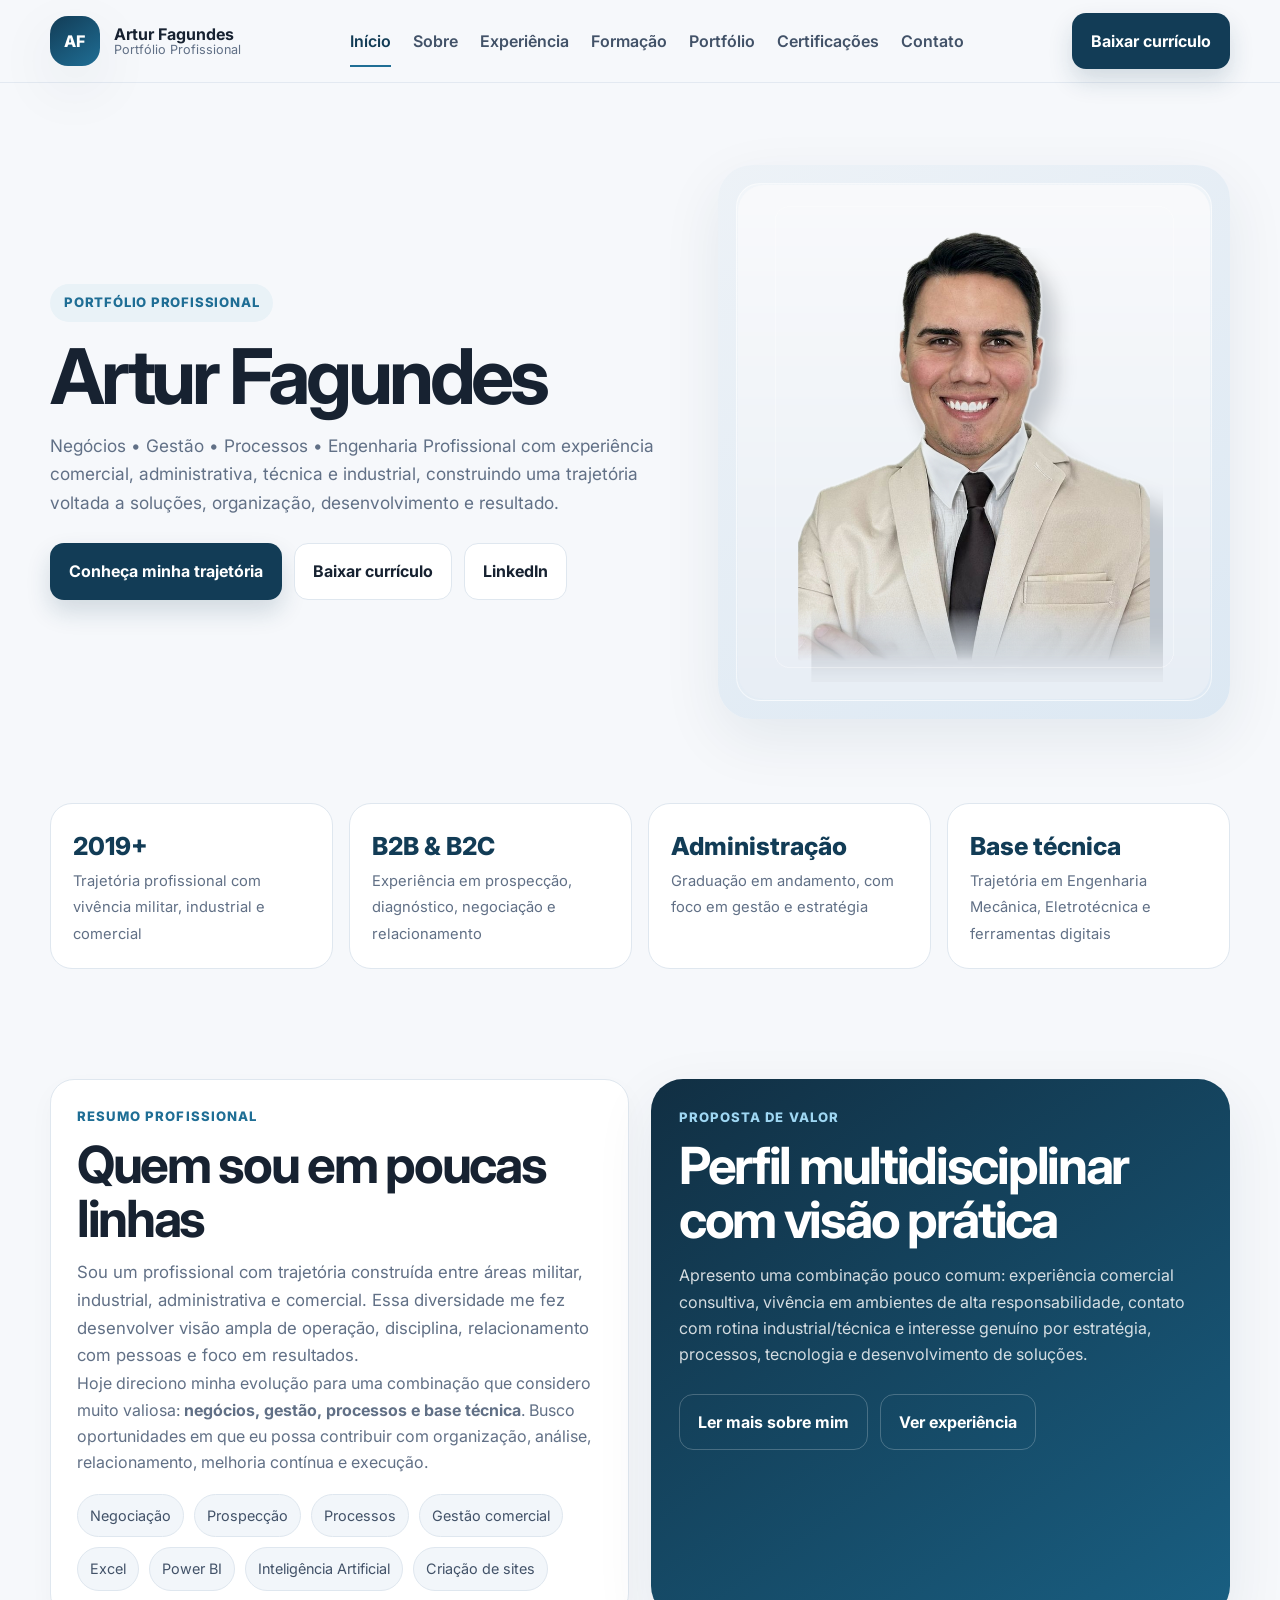
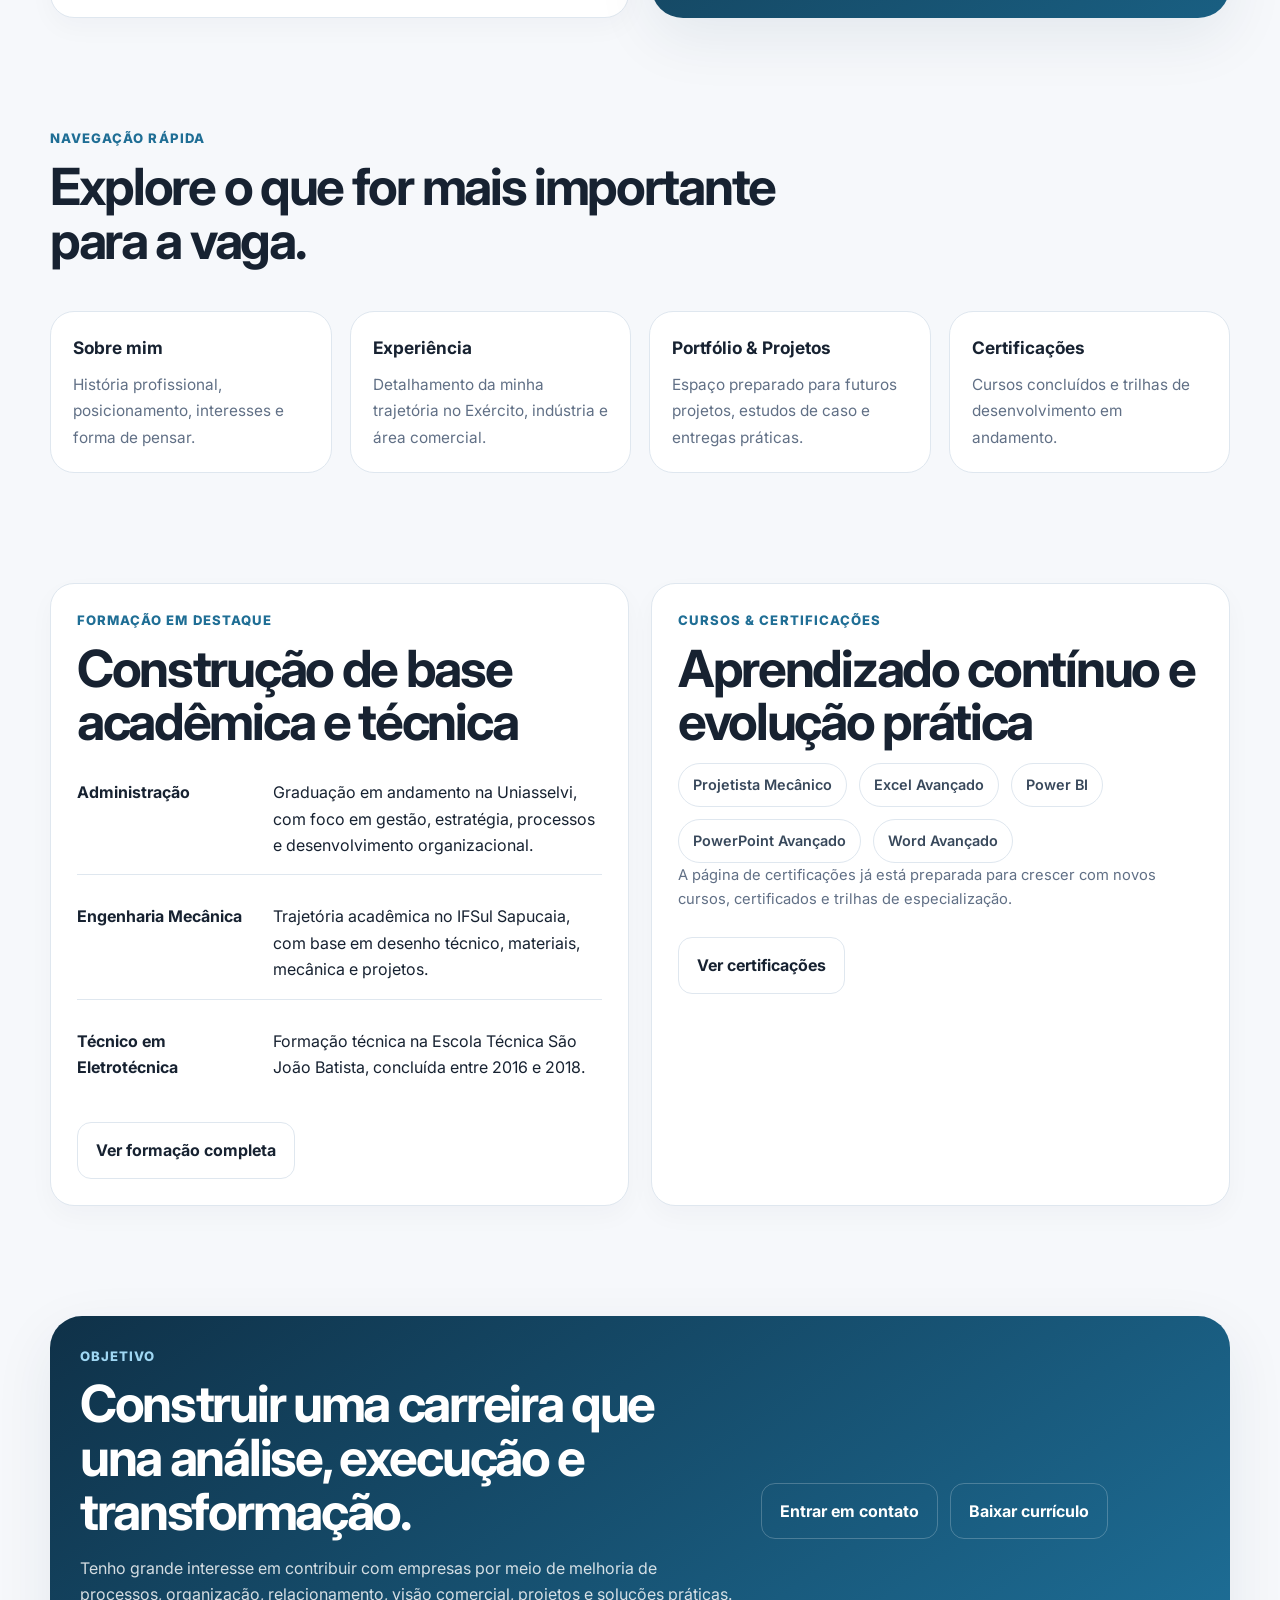
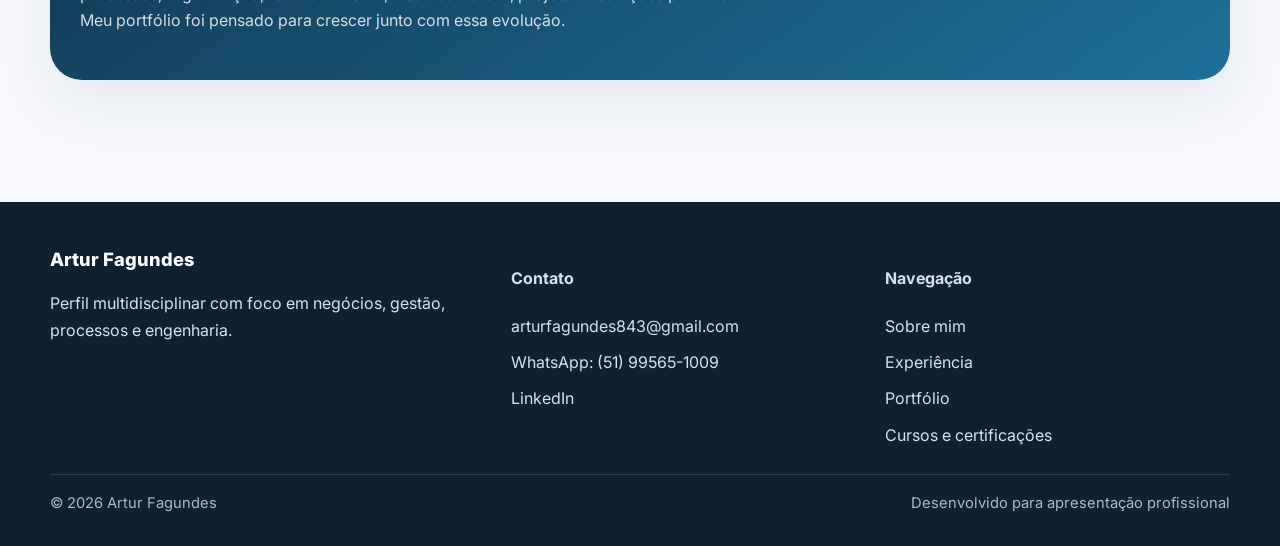
<file: index.html>
<!DOCTYPE html>
<html lang="pt-BR">
<head>
  <meta charset="UTF-8">
  <meta name="viewport" content="width=device-width, initial-scale=1.0">
  <meta name="description" content="Portfólio profissional de Artur Fagundes.">
  <title>Artur Fagundes | Portfólio Profissional</title>
  <link rel="preconnect" href="https://fonts.googleapis.com">
  <link rel="preconnect" href="https://fonts.gstatic.com" crossorigin>
  <link href="https://fonts.googleapis.com/css2?family=Inter:wght@400;500;600;700;800&display=swap" rel="stylesheet">
  <link rel="stylesheet" href="style.css">
</head>
<body>
  
<header class="site-header">
  <div class="container header-inner">
    <a href="index.html" class="brand-mark">
      <span class="brand-initials">AF</span>
      <span class="brand-text">
        <strong>Artur Fagundes</strong>
        <small>Portfólio Profissional</small>
      </span>
    </a>
    <button class="menu-toggle" aria-label="Abrir menu" aria-expanded="false">☰</button>
    <nav class="main-nav">
      <a href="index.html" class="nav-link active">Início</a>
<a href="sobre.html" class="nav-link ">Sobre</a>
<a href="experiencia.html" class="nav-link ">Experiência</a>
<a href="formacao.html" class="nav-link ">Formação</a>
<a href="portfolio.html" class="nav-link ">Portfólio</a>
<a href="certificacoes.html" class="nav-link ">Certificações</a>
<a href="contato.html" class="nav-link ">Contato</a>
    </nav>
    <a href="curriculo-artur-fagundes.pdf" class="btn btn-primary header-cta" target="_blank" download>Baixar currículo</a>
  </div>
</header>

  <main>
    
<section class="page-hero with-image">
  <div class="container hero-grid">
    <div>
      <div class="eyebrow">Portfólio profissional</div>
      <h1>Artur Fagundes</h1>
      <p class="hero-subtitle">Negócios • Gestão • Processos • Engenharia
Profissional com experiência comercial, administrativa, técnica e industrial, construindo uma trajetória voltada a soluções, organização, desenvolvimento e resultado.</p>
      <div class="hero-actions"><a class="btn btn-primary" href="sobre.html">Conheça minha trajetória</a><a class="btn btn-secondary" href="curriculo-artur-fagundes.pdf" target="_blank" download>Baixar currículo</a><a class="btn btn-secondary" href="https://www.linkedin.com/in/artur-fagundes-acelera-saude/" target="_blank">LinkedIn</a></div>
    </div>
    <div class="hero-photo-card"><img src="artur-hero.png" alt="Artur Fagundes em retrato profissional" class="hero-photo"></div>
  </div>
</section>
    
<section>
  <div class="container">
    <div class="stat-grid">
      <div class="stat-card"><span class="stat-value">2019+</span><span class="stat-label">Trajetória profissional com vivência militar, industrial e comercial</span></div>
      <div class="stat-card"><span class="stat-value">B2B & B2C</span><span class="stat-label">Experiência em prospecção, diagnóstico, negociação e relacionamento</span></div>
      <div class="stat-card"><span class="stat-value">Administração</span><span class="stat-label">Graduação em andamento, com foco em gestão e estratégia</span></div>
      <div class="stat-card"><span class="stat-value">Base técnica</span><span class="stat-label">Trajetória em Engenharia Mecânica, Eletrotécnica e ferramentas digitais</span></div>
    </div>
  </div>
</section>

<section>
  <div class="container split-layout">
    <div class="card">
      <div class="section-kicker">Resumo profissional</div>
      <h2>Quem sou em poucas linhas</h2>
      <p class="lead">Sou um profissional com trajetória construída entre áreas militar, industrial, administrativa e comercial. Essa diversidade me fez desenvolver visão ampla de operação, disciplina, relacionamento com pessoas e foco em resultados.</p>
      <p>Hoje direciono minha evolução para uma combinação que considero muito valiosa: <strong>negócios, gestão, processos e base técnica</strong>. Busco oportunidades em que eu possa contribuir com organização, análise, relacionamento, melhoria contínua e execução.</p>
      <div class="chips" style="margin-top:18px">
        <span class="chip">Negociação</span>
        <span class="chip">Prospecção</span>
        <span class="chip">Processos</span>
        <span class="chip">Gestão comercial</span>
        <span class="chip">Excel</span>
        <span class="chip">Power BI</span>
        <span class="chip">Inteligência Artificial</span>
        <span class="chip">Criação de sites</span>
      </div>
    </div>
    <div class="highlight-card">
      <div class="section-kicker" style="color:#9fd7f3">Proposta de valor</div>
      <h2 style="margin-top:10px;color:#fff">Perfil multidisciplinar com visão prática</h2>
      <p>Apresento uma combinação pouco comum: experiência comercial consultiva, vivência em ambientes de alta responsabilidade, contato com rotina industrial/técnica e interesse genuíno por estratégia, processos, tecnologia e desenvolvimento de soluções.</p>
      <div class="hero-actions">
        <a class="btn btn-ghost" href="sobre.html">Ler mais sobre mim</a>
        <a class="btn btn-ghost" href="experiencia.html">Ver experiência</a>
      </div>
    </div>
  </div>
</section>

<section>
  <div class="container">
    <div class="page-title-row section-head">
      <div>
        <div class="section-kicker">Navegação rápida</div>
        <h2>Explore o que for mais importante para a vaga.</h2>
      </div>
    </div>
    <div class="quick-links">
      <a class="quick-link" href="sobre.html"><strong>Sobre mim</strong><span>História profissional, posicionamento, interesses e forma de pensar.</span></a>
      <a class="quick-link" href="experiencia.html"><strong>Experiência</strong><span>Detalhamento da minha trajetória no Exército, indústria e área comercial.</span></a>
      <a class="quick-link" href="portfolio.html"><strong>Portfólio & Projetos</strong><span>Espaço preparado para futuros projetos, estudos de caso e entregas práticas.</span></a>
      <a class="quick-link" href="certificacoes.html"><strong>Certificações</strong><span>Cursos concluídos e trilhas de desenvolvimento em andamento.</span></a>
    </div>
  </div>
</section>

<section>
  <div class="container grid-2">
    <div class="card">
      <div class="section-kicker">Formação em destaque</div>
      <h2>Construção de base acadêmica e técnica</h2>
      <div class="table-like">
        <div class="row"><strong>Administração</strong><div>Graduação em andamento na Uniasselvi, com foco em gestão, estratégia, processos e desenvolvimento organizacional.</div></div>
        <div class="row"><strong>Engenharia Mecânica</strong><div>Trajetória acadêmica no IFSul Sapucaia, com base em desenho técnico, materiais, mecânica e projetos.</div></div>
        <div class="row"><strong>Técnico em Eletrotécnica</strong><div>Formação técnica na Escola Técnica São João Batista, concluída entre 2016 e 2018.</div></div>
      </div>
      <div class="hero-actions"><a class="btn btn-secondary" href="formacao.html">Ver formação completa</a></div>
    </div>
    <div class="card">
      <div class="section-kicker">Cursos & certificações</div>
      <h2>Aprendizado contínuo e evolução prática</h2>
      <div class="badge-list">
        <span class="badge">Projetista Mecânico</span>
        <span class="badge">Excel Avançado</span>
        <span class="badge">Power BI</span>
        <span class="badge">PowerPoint Avançado</span>
        <span class="badge">Word Avançado</span>
      </div>
      <p class="notice">A página de certificações já está preparada para crescer com novos cursos, certificados e trilhas de especialização.</p>
      <div class="hero-actions"><a class="btn btn-secondary" href="certificacoes.html">Ver certificações</a></div>
    </div>
  </div>
</section>

<section>
  <div class="container kpi-banner">
    <div>
      <div class="section-kicker" style="color:#9fd7f3">Objetivo</div>
      <h2 style="color:#fff">Construir uma carreira que una análise, execução e transformação.</h2>
      <p>Tenho grande interesse em contribuir com empresas por meio de melhoria de processos, organização, relacionamento, visão comercial, projetos e soluções práticas. Meu portfólio foi pensado para crescer junto com essa evolução.</p>
    </div>
    <div class="hero-actions" style="justify-content:flex-start">
      <a class="btn btn-ghost" href="contato.html">Entrar em contato</a>
      <a class="btn btn-ghost" href="curriculo-artur-fagundes.pdf" target="_blank" download>Baixar currículo</a>
    </div>
  </div>
</section>

  </main>
  
<footer class="site-footer">
  <div class="container footer-grid">
    <div>
      <div class="footer-brand">Artur Fagundes</div>
      <p>Perfil multidisciplinar com foco em negócios, gestão, processos e engenharia.</p>
    </div>
    <div>
      <h4>Contato</h4>
      <ul class="footer-list">
        <li><a href="mailto:arturfagundes843@gmail.com">arturfagundes843@gmail.com</a></li>
        <li><a href="https://wa.me/5551995651009" target="_blank">WhatsApp: (51) 99565-1009</a></li>
        <li><a href="https://www.linkedin.com/in/artur-fagundes-acelera-saude/" target="_blank">LinkedIn</a></li>
      </ul>
    </div>
    <div>
      <h4>Navegação</h4>
      <ul class="footer-list">
        <li><a href="sobre.html">Sobre mim</a></li>
        <li><a href="experiencia.html">Experiência</a></li>
        <li><a href="portfolio.html">Portfólio</a></li>
        <li><a href="certificacoes.html">Cursos e certificações</a></li>
      </ul>
    </div>
  </div>
  <div class="container footer-bottom">
    <span>© <span id="year"></span> Artur Fagundes</span>
    <span>Desenvolvido para apresentação profissional</span>
  </div>
</footer>

  <script src="main.js"></script>
</body>
</html>
</file>
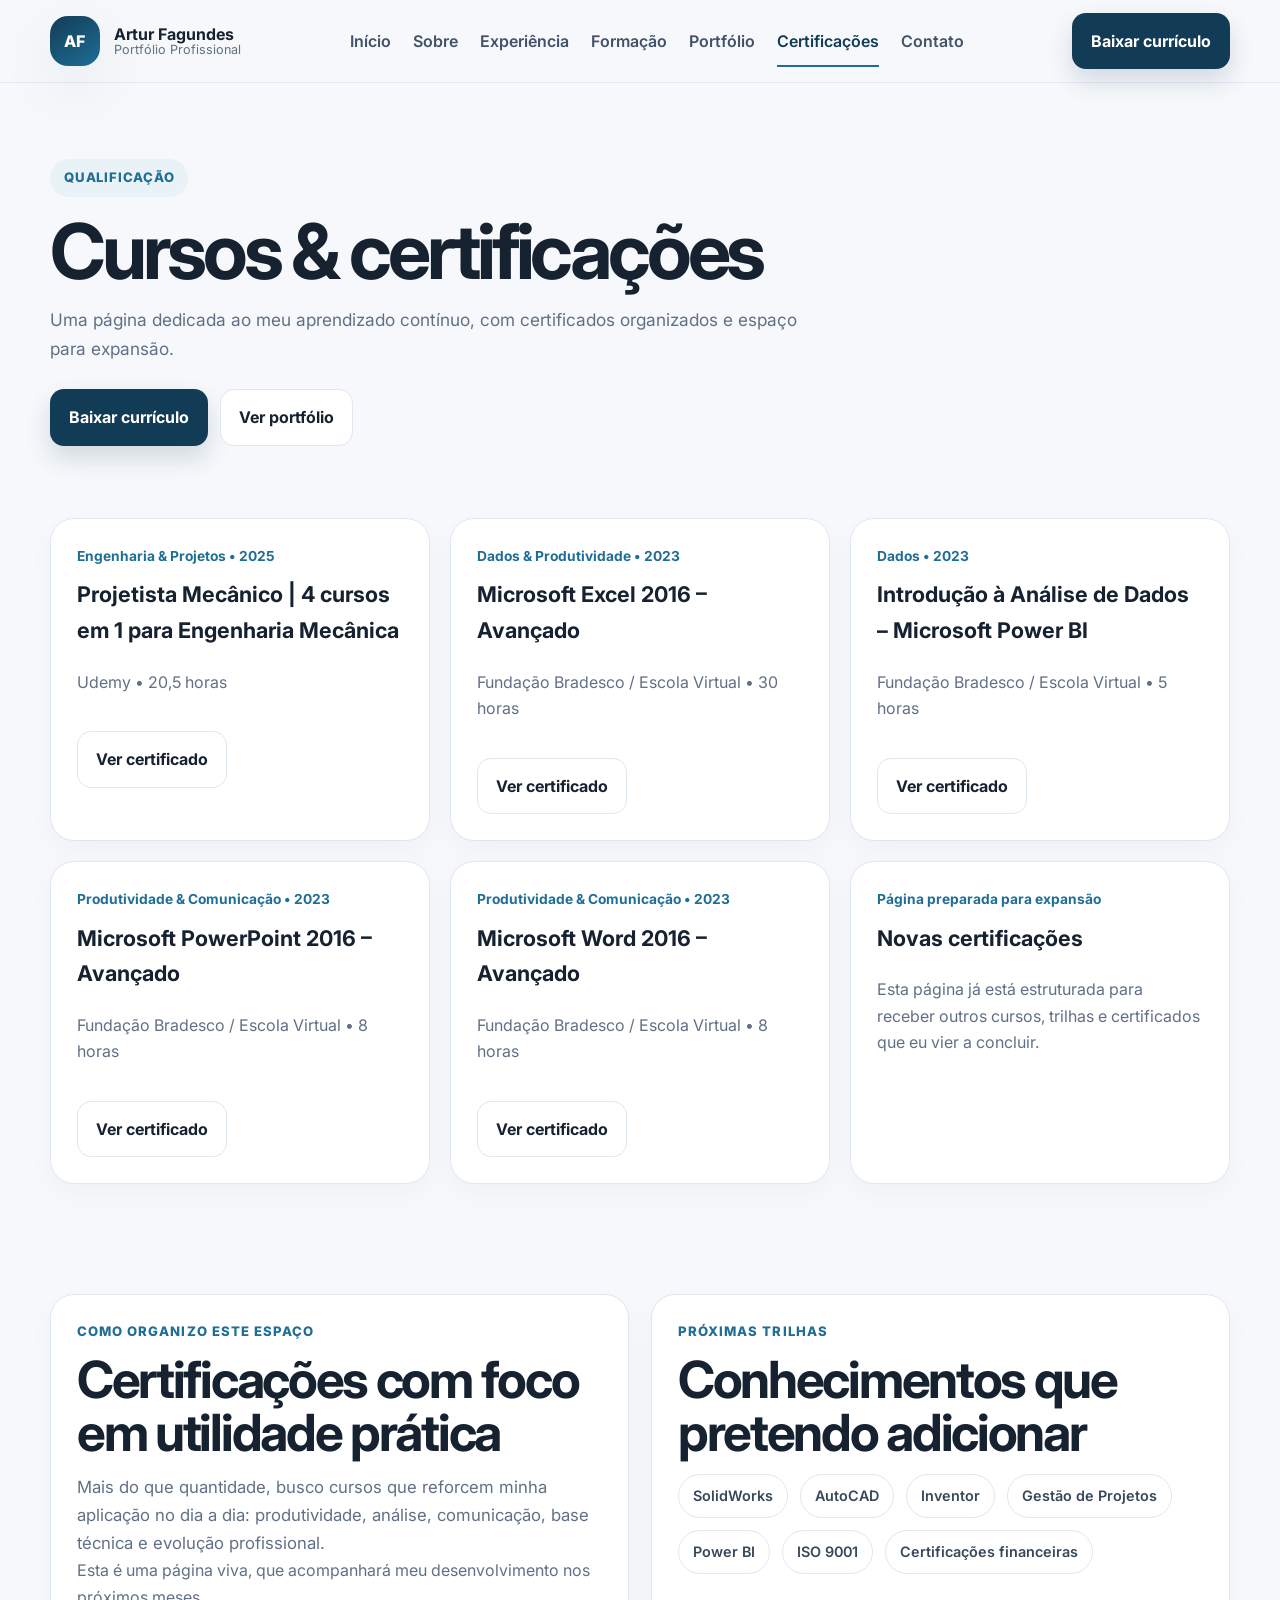
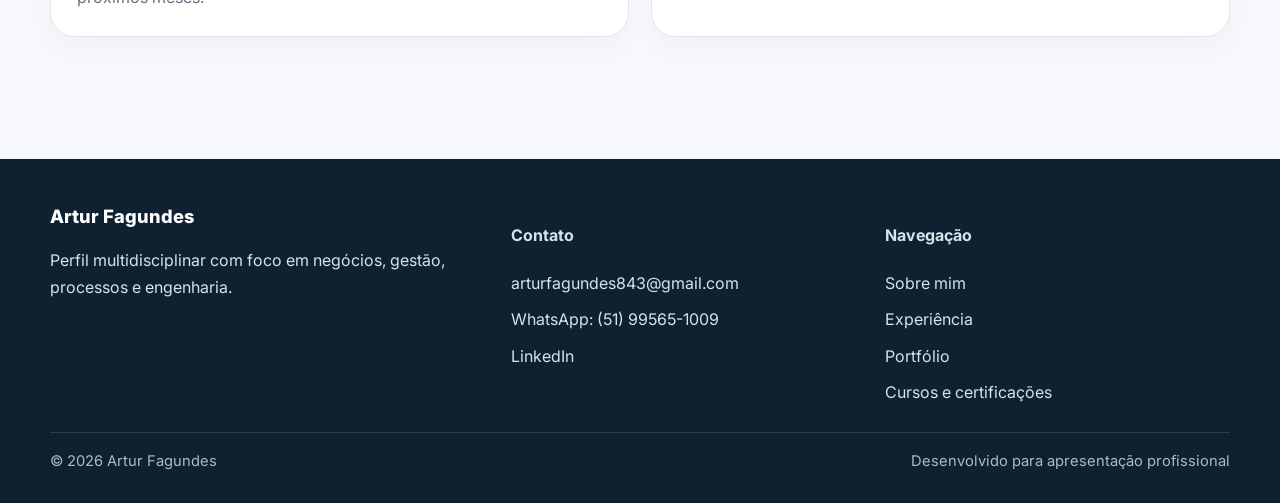
<file: certificacoes.html>
<!DOCTYPE html>
<html lang="pt-BR">
<head>
  <meta charset="UTF-8">
  <meta name="viewport" content="width=device-width, initial-scale=1.0">
  <meta name="description" content="Cursos e certificações de Artur Fagundes.">
  <title>Certificações | Artur Fagundes</title>
  <link rel="preconnect" href="https://fonts.googleapis.com">
  <link rel="preconnect" href="https://fonts.gstatic.com" crossorigin>
  <link href="https://fonts.googleapis.com/css2?family=Inter:wght@400;500;600;700;800&display=swap" rel="stylesheet">
  <link rel="stylesheet" href="style.css">
</head>
<body>
  
<header class="site-header">
  <div class="container header-inner">
    <a href="index.html" class="brand-mark">
      <span class="brand-initials">AF</span>
      <span class="brand-text">
        <strong>Artur Fagundes</strong>
        <small>Portfólio Profissional</small>
      </span>
    </a>
    <button class="menu-toggle" aria-label="Abrir menu" aria-expanded="false">☰</button>
    <nav class="main-nav">
      <a href="index.html" class="nav-link ">Início</a>
<a href="sobre.html" class="nav-link ">Sobre</a>
<a href="experiencia.html" class="nav-link ">Experiência</a>
<a href="formacao.html" class="nav-link ">Formação</a>
<a href="portfolio.html" class="nav-link ">Portfólio</a>
<a href="certificacoes.html" class="nav-link active">Certificações</a>
<a href="contato.html" class="nav-link ">Contato</a>
    </nav>
    <a href="curriculo-artur-fagundes.pdf" class="btn btn-primary header-cta" target="_blank" download>Baixar currículo</a>
  </div>
</header>

  <main>
    
<section class="page-hero ">
  <div class="container ">
    <div>
      <div class="eyebrow">Qualificação</div>
      <h1>Cursos & certificações</h1>
      <p class="hero-subtitle">Uma página dedicada ao meu aprendizado contínuo, com certificados organizados e espaço para expansão.</p>
      <div class="hero-actions"><a class="btn btn-primary" href="curriculo-artur-fagundes.pdf" target="_blank" download>Baixar currículo</a><a class="btn btn-secondary" href="portfolio.html">Ver portfólio</a></div>
    </div>
    
  </div>
</section>
    
<section>
  <div class="container cert-section">
    <div class="grid-3">
      <div class="card cert-card">
        <div class="meta">Engenharia & Projetos • 2025</div>
        <h3>Projetista Mecânico | 4 cursos em 1 para Engenharia Mecânica</h3>
        <p>Udemy • 20,5 horas</p>
        <div class="hero-actions"><a class="btn btn-secondary" href="certificado-projetista-mecanico.pdf" target="_blank">Ver certificado</a></div>
      </div>
      <div class="card cert-card">
        <div class="meta">Dados & Produtividade • 2023</div>
        <h3>Microsoft Excel 2016 – Avançado</h3>
        <p>Fundação Bradesco / Escola Virtual • 30 horas</p>
        <div class="hero-actions"><a class="btn btn-secondary" href="certificado-excel-avancado.pdf" target="_blank">Ver certificado</a></div>
      </div>
      <div class="card cert-card">
        <div class="meta">Dados • 2023</div>
        <h3>Introdução à Análise de Dados – Microsoft Power BI</h3>
        <p>Fundação Bradesco / Escola Virtual • 5 horas</p>
        <div class="hero-actions"><a class="btn btn-secondary" href="certificado-power-bi.pdf" target="_blank">Ver certificado</a></div>
      </div>
      <div class="card cert-card">
        <div class="meta">Produtividade & Comunicação • 2023</div>
        <h3>Microsoft PowerPoint 2016 – Avançado</h3>
        <p>Fundação Bradesco / Escola Virtual • 8 horas</p>
        <div class="hero-actions"><a class="btn btn-secondary" href="certificado-powerpoint-avancado.pdf" target="_blank">Ver certificado</a></div>
      </div>
      <div class="card cert-card">
        <div class="meta">Produtividade & Comunicação • 2023</div>
        <h3>Microsoft Word 2016 – Avançado</h3>
        <p>Fundação Bradesco / Escola Virtual • 8 horas</p>
        <div class="hero-actions"><a class="btn btn-secondary" href="certificado-word-avancado.pdf" target="_blank">Ver certificado</a></div>
      </div>
      <div class="card cert-card">
        <div class="meta">Página preparada para expansão</div>
        <h3>Novas certificações</h3>
        <p>Esta página já está estruturada para receber outros cursos, trilhas e certificados que eu vier a concluir.</p>
      </div>
    </div>
  </div>
</section>

<section>
  <div class="container split-layout">
    <div class="card">
      <div class="section-kicker">Como organizo este espaço</div>
      <h2>Certificações com foco em utilidade prática</h2>
      <p class="lead">Mais do que quantidade, busco cursos que reforcem minha aplicação no dia a dia: produtividade, análise, comunicação, base técnica e evolução profissional.</p>
      <p>Esta é uma página viva, que acompanhará meu desenvolvimento nos próximos meses.</p>
    </div>
    <div class="card">
      <div class="section-kicker">Próximas trilhas</div>
      <h2>Conhecimentos que pretendo adicionar</h2>
      <div class="badge-list">
        <span class="badge">SolidWorks</span>
        <span class="badge">AutoCAD</span>
        <span class="badge">Inventor</span>
        <span class="badge">Gestão de Projetos</span>
        <span class="badge">Power BI</span>
        <span class="badge">ISO 9001</span>
        <span class="badge">Certificações financeiras</span>
      </div>
    </div>
  </div>
</section>

  </main>
  
<footer class="site-footer">
  <div class="container footer-grid">
    <div>
      <div class="footer-brand">Artur Fagundes</div>
      <p>Perfil multidisciplinar com foco em negócios, gestão, processos e engenharia.</p>
    </div>
    <div>
      <h4>Contato</h4>
      <ul class="footer-list">
        <li><a href="mailto:arturfagundes843@gmail.com">arturfagundes843@gmail.com</a></li>
        <li><a href="https://wa.me/5551995651009" target="_blank">WhatsApp: (51) 99565-1009</a></li>
        <li><a href="https://www.linkedin.com/in/artur-fagundes-acelera-saude/" target="_blank">LinkedIn</a></li>
      </ul>
    </div>
    <div>
      <h4>Navegação</h4>
      <ul class="footer-list">
        <li><a href="sobre.html">Sobre mim</a></li>
        <li><a href="experiencia.html">Experiência</a></li>
        <li><a href="portfolio.html">Portfólio</a></li>
        <li><a href="certificacoes.html">Cursos e certificações</a></li>
      </ul>
    </div>
  </div>
  <div class="container footer-bottom">
    <span>© <span id="year"></span> Artur Fagundes</span>
    <span>Desenvolvido para apresentação profissional</span>
  </div>
</footer>

  <script src="main.js"></script>
</body>
</html>
</file>
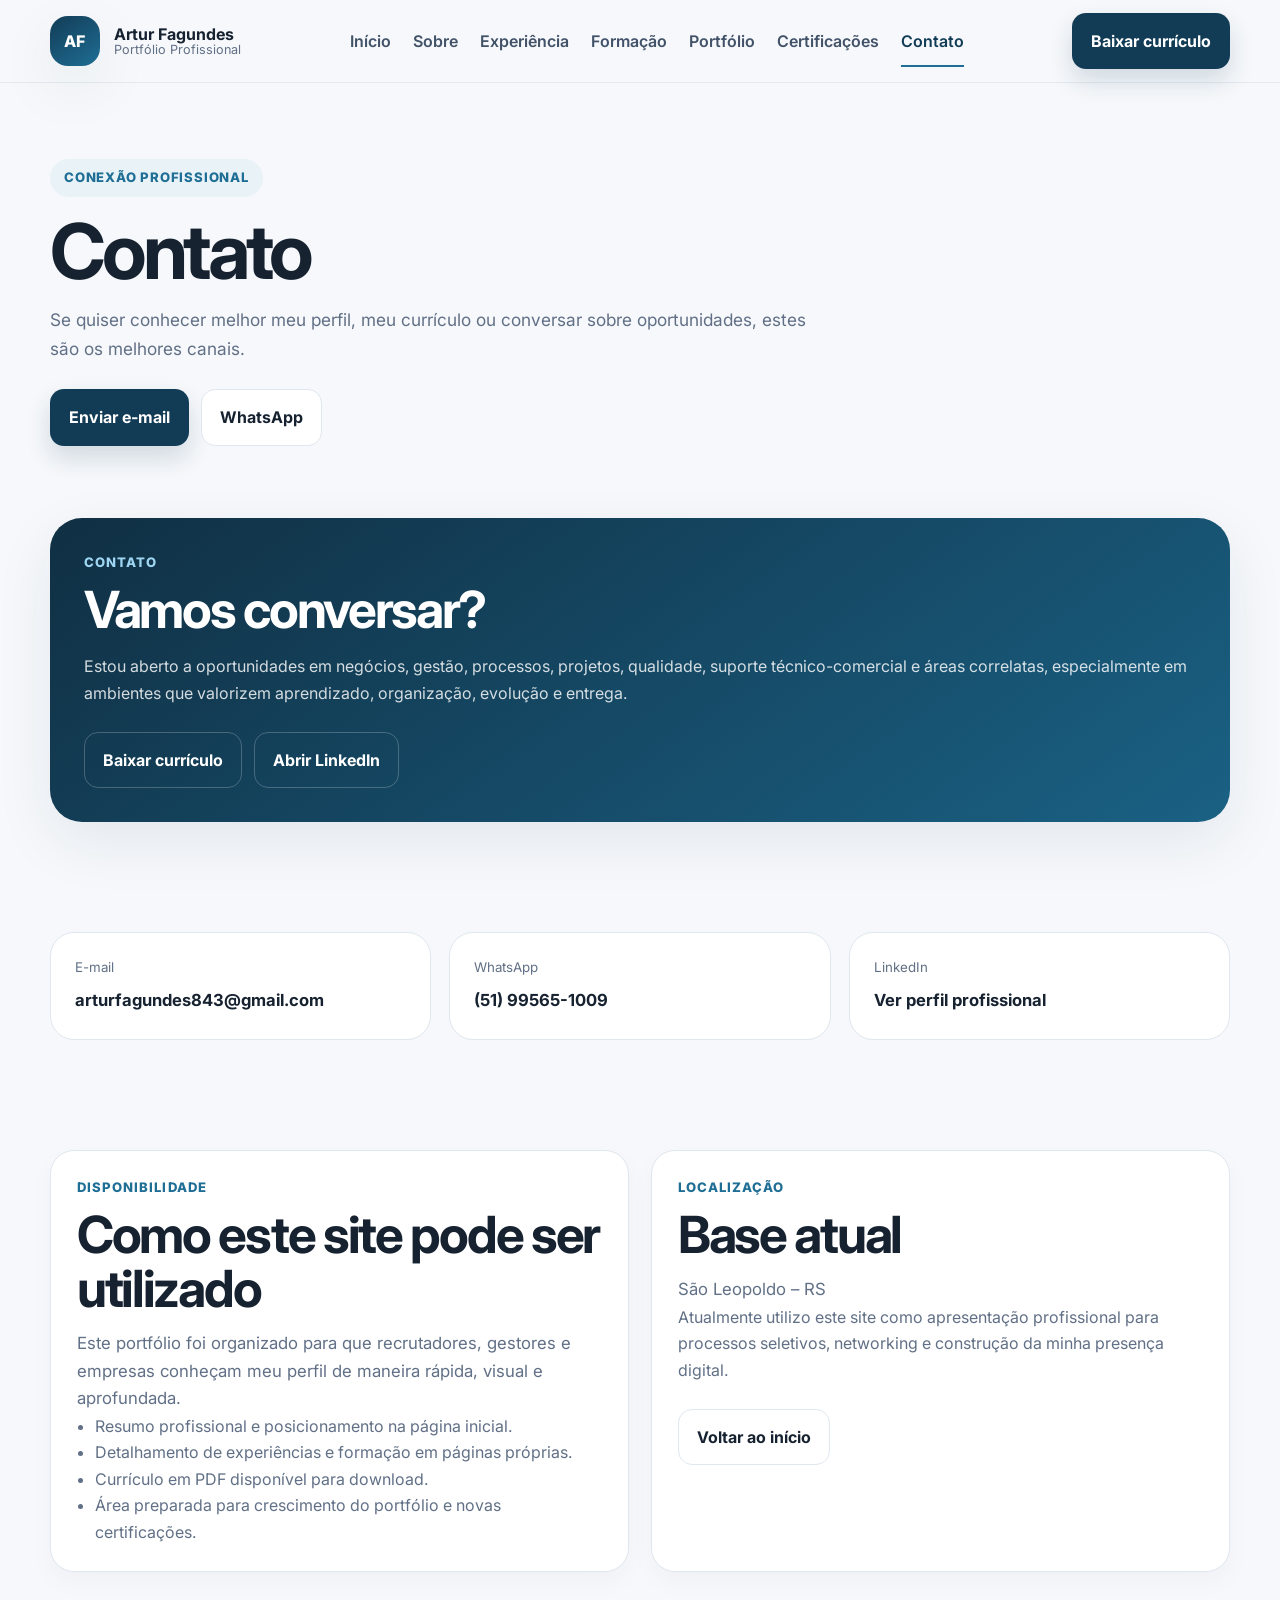
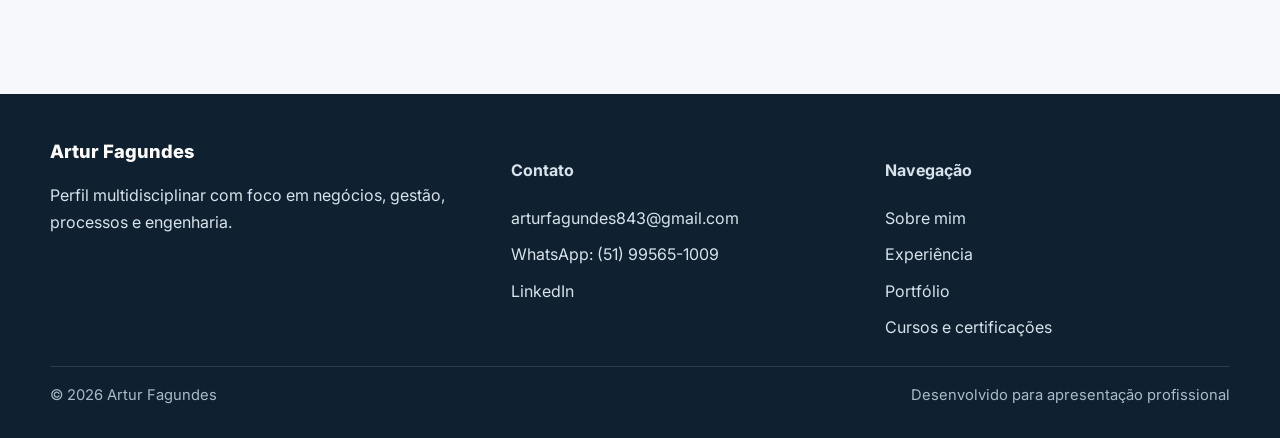
<file: contato.html>
<!DOCTYPE html>
<html lang="pt-BR">
<head>
  <meta charset="UTF-8">
  <meta name="viewport" content="width=device-width, initial-scale=1.0">
  <meta name="description" content="Entre em contato com Artur Fagundes.">
  <title>Contato | Artur Fagundes</title>
  <link rel="preconnect" href="https://fonts.googleapis.com">
  <link rel="preconnect" href="https://fonts.gstatic.com" crossorigin>
  <link href="https://fonts.googleapis.com/css2?family=Inter:wght@400;500;600;700;800&display=swap" rel="stylesheet">
  <link rel="stylesheet" href="style.css">
</head>
<body>
  
<header class="site-header">
  <div class="container header-inner">
    <a href="index.html" class="brand-mark">
      <span class="brand-initials">AF</span>
      <span class="brand-text">
        <strong>Artur Fagundes</strong>
        <small>Portfólio Profissional</small>
      </span>
    </a>
    <button class="menu-toggle" aria-label="Abrir menu" aria-expanded="false">☰</button>
    <nav class="main-nav">
      <a href="index.html" class="nav-link ">Início</a>
<a href="sobre.html" class="nav-link ">Sobre</a>
<a href="experiencia.html" class="nav-link ">Experiência</a>
<a href="formacao.html" class="nav-link ">Formação</a>
<a href="portfolio.html" class="nav-link ">Portfólio</a>
<a href="certificacoes.html" class="nav-link ">Certificações</a>
<a href="contato.html" class="nav-link active">Contato</a>
    </nav>
    <a href="curriculo-artur-fagundes.pdf" class="btn btn-primary header-cta" target="_blank" download>Baixar currículo</a>
  </div>
</header>

  <main>
    
<section class="page-hero ">
  <div class="container ">
    <div>
      <div class="eyebrow">Conexão profissional</div>
      <h1>Contato</h1>
      <p class="hero-subtitle">Se quiser conhecer melhor meu perfil, meu currículo ou conversar sobre oportunidades, estes são os melhores canais.</p>
      <div class="hero-actions"><a class="btn btn-primary" href="mailto:arturfagundes843@gmail.com">Enviar e-mail</a><a class="btn btn-secondary" href="https://wa.me/5551995651009" target="_blank">WhatsApp</a></div>
    </div>
    
  </div>
</section>
    
<section>
  <div class="container contact-banner">
    <div class="section-kicker" style="color:#9fd7f3">Contato</div>
    <h2 style="color:#fff">Vamos conversar?</h2>
    <p>Estou aberto a oportunidades em negócios, gestão, processos, projetos, qualidade, suporte técnico-comercial e áreas correlatas, especialmente em ambientes que valorizem aprendizado, organização, evolução e entrega.</p>
    <div class="hero-actions">
      <a class="btn btn-ghost" href="curriculo-artur-fagundes.pdf" target="_blank" download>Baixar currículo</a>
      <a class="btn btn-ghost" href="https://www.linkedin.com/in/artur-fagundes-acelera-saude/" target="_blank">Abrir LinkedIn</a>
    </div>
  </div>
</section>

<section>
  <div class="container contact-grid">
    <a class="contact-card" href="mailto:arturfagundes843@gmail.com">
      <small>E-mail</small>
      <strong>arturfagundes843@gmail.com</strong>
    </a>
    <a class="contact-card" href="https://wa.me/5551995651009" target="_blank">
      <small>WhatsApp</small>
      <strong>(51) 99565-1009</strong>
    </a>
    <a class="contact-card" href="https://www.linkedin.com/in/artur-fagundes-acelera-saude/" target="_blank">
      <small>LinkedIn</small>
      <strong>Ver perfil profissional</strong>
    </a>
  </div>
</section>

<section>
  <div class="container split-layout">
    <div class="card">
      <div class="section-kicker">Disponibilidade</div>
      <h2>Como este site pode ser utilizado</h2>
      <p class="lead">Este portfólio foi organizado para que recrutadores, gestores e empresas conheçam meu perfil de maneira rápida, visual e aprofundada.</p>
      <ul class="list-clean">
        <li>Resumo profissional e posicionamento na página inicial.</li>
        <li>Detalhamento de experiências e formação em páginas próprias.</li>
        <li>Currículo em PDF disponível para download.</li>
        <li>Área preparada para crescimento do portfólio e novas certificações.</li>
      </ul>
    </div>
    <div class="card">
      <div class="section-kicker">Localização</div>
      <h2>Base atual</h2>
      <p class="lead">São Leopoldo – RS</p>
      <p>Atualmente utilizo este site como apresentação profissional para processos seletivos, networking e construção da minha presença digital.</p>
      <div class="hero-actions">
        <a class="btn btn-secondary" href="index.html">Voltar ao início</a>
      </div>
    </div>
  </div>
</section>

  </main>
  
<footer class="site-footer">
  <div class="container footer-grid">
    <div>
      <div class="footer-brand">Artur Fagundes</div>
      <p>Perfil multidisciplinar com foco em negócios, gestão, processos e engenharia.</p>
    </div>
    <div>
      <h4>Contato</h4>
      <ul class="footer-list">
        <li><a href="mailto:arturfagundes843@gmail.com">arturfagundes843@gmail.com</a></li>
        <li><a href="https://wa.me/5551995651009" target="_blank">WhatsApp: (51) 99565-1009</a></li>
        <li><a href="https://www.linkedin.com/in/artur-fagundes-acelera-saude/" target="_blank">LinkedIn</a></li>
      </ul>
    </div>
    <div>
      <h4>Navegação</h4>
      <ul class="footer-list">
        <li><a href="sobre.html">Sobre mim</a></li>
        <li><a href="experiencia.html">Experiência</a></li>
        <li><a href="portfolio.html">Portfólio</a></li>
        <li><a href="certificacoes.html">Cursos e certificações</a></li>
      </ul>
    </div>
  </div>
  <div class="container footer-bottom">
    <span>© <span id="year"></span> Artur Fagundes</span>
    <span>Desenvolvido para apresentação profissional</span>
  </div>
</footer>

  <script src="main.js"></script>
</body>
</html>
</file>
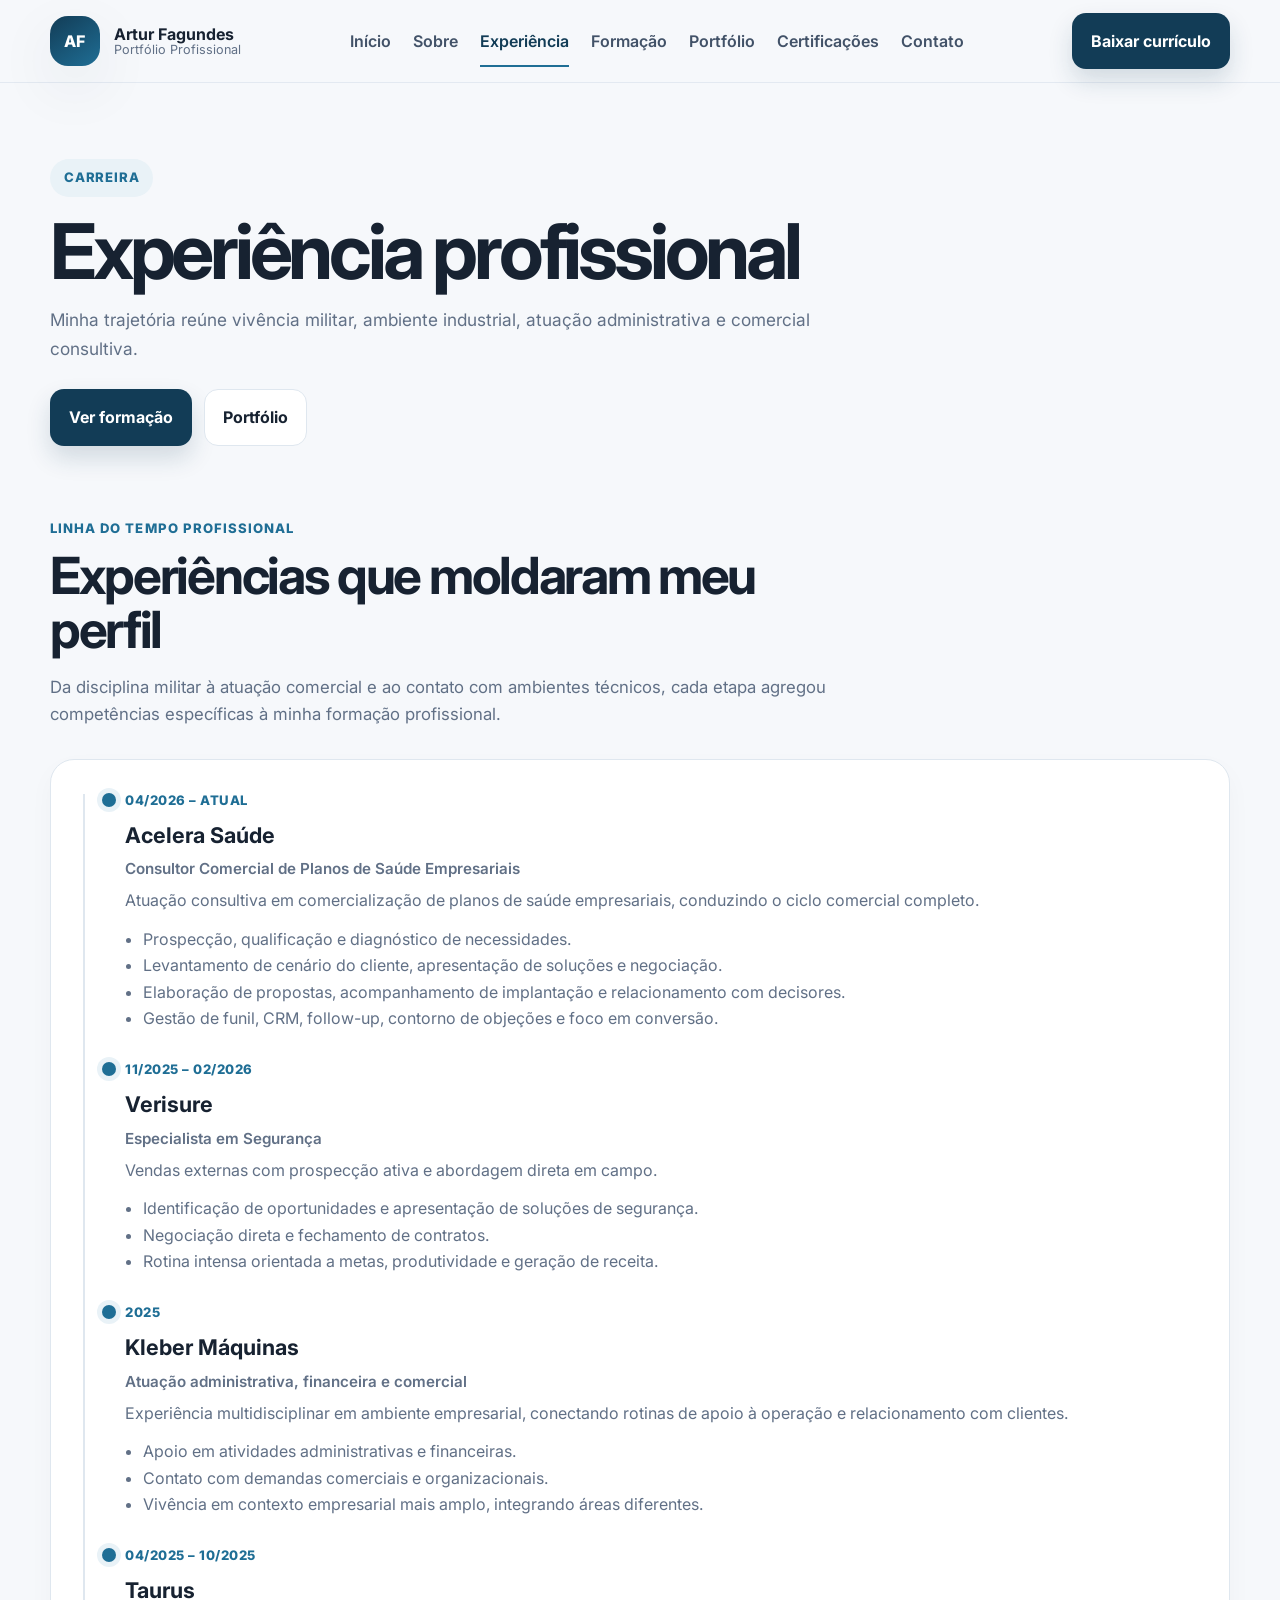
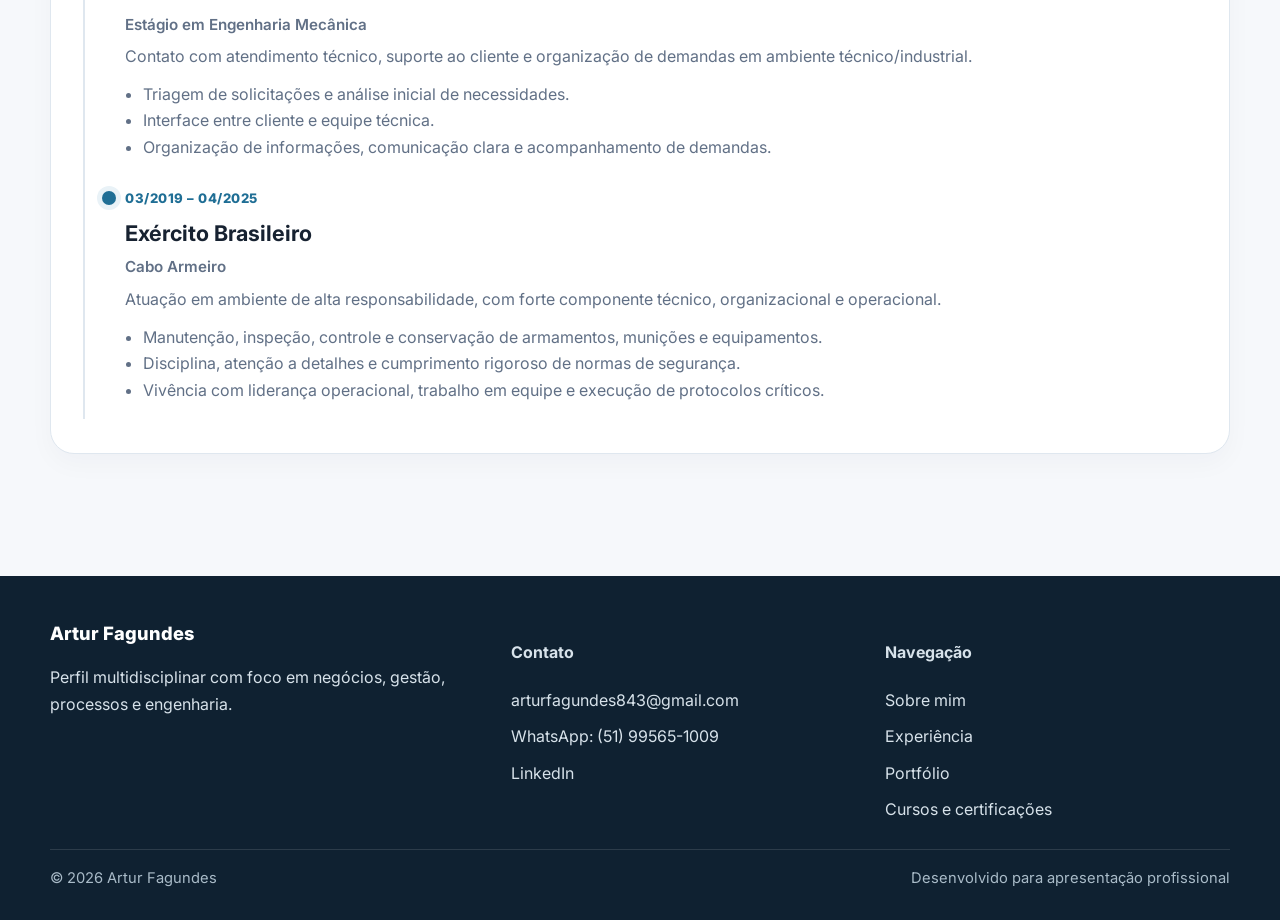
<file: experiencia.html>
<!DOCTYPE html>
<html lang="pt-BR">
<head>
  <meta charset="UTF-8">
  <meta name="viewport" content="width=device-width, initial-scale=1.0">
  <meta name="description" content="Experiências profissionais de Artur Fagundes.">
  <title>Experiência | Artur Fagundes</title>
  <link rel="preconnect" href="https://fonts.googleapis.com">
  <link rel="preconnect" href="https://fonts.gstatic.com" crossorigin>
  <link href="https://fonts.googleapis.com/css2?family=Inter:wght@400;500;600;700;800&display=swap" rel="stylesheet">
  <link rel="stylesheet" href="style.css">
</head>
<body>
  
<header class="site-header">
  <div class="container header-inner">
    <a href="index.html" class="brand-mark">
      <span class="brand-initials">AF</span>
      <span class="brand-text">
        <strong>Artur Fagundes</strong>
        <small>Portfólio Profissional</small>
      </span>
    </a>
    <button class="menu-toggle" aria-label="Abrir menu" aria-expanded="false">☰</button>
    <nav class="main-nav">
      <a href="index.html" class="nav-link ">Início</a>
<a href="sobre.html" class="nav-link ">Sobre</a>
<a href="experiencia.html" class="nav-link active">Experiência</a>
<a href="formacao.html" class="nav-link ">Formação</a>
<a href="portfolio.html" class="nav-link ">Portfólio</a>
<a href="certificacoes.html" class="nav-link ">Certificações</a>
<a href="contato.html" class="nav-link ">Contato</a>
    </nav>
    <a href="curriculo-artur-fagundes.pdf" class="btn btn-primary header-cta" target="_blank" download>Baixar currículo</a>
  </div>
</header>

  <main>
    
<section class="page-hero ">
  <div class="container ">
    <div>
      <div class="eyebrow">Carreira</div>
      <h1>Experiência profissional</h1>
      <p class="hero-subtitle">Minha trajetória reúne vivência militar, ambiente industrial, atuação administrativa e comercial consultiva.</p>
      <div class="hero-actions"><a class="btn btn-primary" href="formacao.html">Ver formação</a><a class="btn btn-secondary" href="portfolio.html">Portfólio</a></div>
    </div>
    
  </div>
</section>
    
<section>
  <div class="container">
    <div class="section-head">
      <div class="section-kicker">Linha do tempo profissional</div>
      <h2>Experiências que moldaram meu perfil</h2>
      <p>Da disciplina militar à atuação comercial e ao contato com ambientes técnicos, cada etapa agregou competências específicas à minha formação profissional.</p>
    </div>
    <div class="card">
      <div class="timeline">
        <div class="timeline-item">
          <span class="timeline-period">04/2026 – atual</span>
          <h3>Acelera Saúde <small>Consultor Comercial de Planos de Saúde Empresariais</small></h3>
          <p>Atuação consultiva em comercialização de planos de saúde empresariais, conduzindo o ciclo comercial completo.</p>
          <ul>
            <li>Prospecção, qualificação e diagnóstico de necessidades.</li>
            <li>Levantamento de cenário do cliente, apresentação de soluções e negociação.</li>
            <li>Elaboração de propostas, acompanhamento de implantação e relacionamento com decisores.</li>
            <li>Gestão de funil, CRM, follow-up, contorno de objeções e foco em conversão.</li>
          </ul>
        </div>
        <div class="timeline-item">
          <span class="timeline-period">11/2025 – 02/2026</span>
          <h3>Verisure <small>Especialista em Segurança</small></h3>
          <p>Vendas externas com prospecção ativa e abordagem direta em campo.</p>
          <ul>
            <li>Identificação de oportunidades e apresentação de soluções de segurança.</li>
            <li>Negociação direta e fechamento de contratos.</li>
            <li>Rotina intensa orientada a metas, produtividade e geração de receita.</li>
          </ul>
        </div>
        <div class="timeline-item">
          <span class="timeline-period">2025</span>
          <h3>Kleber Máquinas <small>Atuação administrativa, financeira e comercial</small></h3>
          <p>Experiência multidisciplinar em ambiente empresarial, conectando rotinas de apoio à operação e relacionamento com clientes.</p>
          <ul>
            <li>Apoio em atividades administrativas e financeiras.</li>
            <li>Contato com demandas comerciais e organizacionais.</li>
            <li>Vivência em contexto empresarial mais amplo, integrando áreas diferentes.</li>
          </ul>
        </div>
        <div class="timeline-item">
          <span class="timeline-period">04/2025 – 10/2025</span>
          <h3>Taurus <small>Estágio em Engenharia Mecânica</small></h3>
          <p>Contato com atendimento técnico, suporte ao cliente e organização de demandas em ambiente técnico/industrial.</p>
          <ul>
            <li>Triagem de solicitações e análise inicial de necessidades.</li>
            <li>Interface entre cliente e equipe técnica.</li>
            <li>Organização de informações, comunicação clara e acompanhamento de demandas.</li>
          </ul>
        </div>
        <div class="timeline-item">
          <span class="timeline-period">03/2019 – 04/2025</span>
          <h3>Exército Brasileiro <small>Cabo Armeiro</small></h3>
          <p>Atuação em ambiente de alta responsabilidade, com forte componente técnico, organizacional e operacional.</p>
          <ul>
            <li>Manutenção, inspeção, controle e conservação de armamentos, munições e equipamentos.</li>
            <li>Disciplina, atenção a detalhes e cumprimento rigoroso de normas de segurança.</li>
            <li>Vivência com liderança operacional, trabalho em equipe e execução de protocolos críticos.</li>
          </ul>
        </div>
      </div>
    </div>
  </div>
</section>

  </main>
  
<footer class="site-footer">
  <div class="container footer-grid">
    <div>
      <div class="footer-brand">Artur Fagundes</div>
      <p>Perfil multidisciplinar com foco em negócios, gestão, processos e engenharia.</p>
    </div>
    <div>
      <h4>Contato</h4>
      <ul class="footer-list">
        <li><a href="mailto:arturfagundes843@gmail.com">arturfagundes843@gmail.com</a></li>
        <li><a href="https://wa.me/5551995651009" target="_blank">WhatsApp: (51) 99565-1009</a></li>
        <li><a href="https://www.linkedin.com/in/artur-fagundes-acelera-saude/" target="_blank">LinkedIn</a></li>
      </ul>
    </div>
    <div>
      <h4>Navegação</h4>
      <ul class="footer-list">
        <li><a href="sobre.html">Sobre mim</a></li>
        <li><a href="experiencia.html">Experiência</a></li>
        <li><a href="portfolio.html">Portfólio</a></li>
        <li><a href="certificacoes.html">Cursos e certificações</a></li>
      </ul>
    </div>
  </div>
  <div class="container footer-bottom">
    <span>© <span id="year"></span> Artur Fagundes</span>
    <span>Desenvolvido para apresentação profissional</span>
  </div>
</footer>

  <script src="main.js"></script>
</body>
</html>
</file>
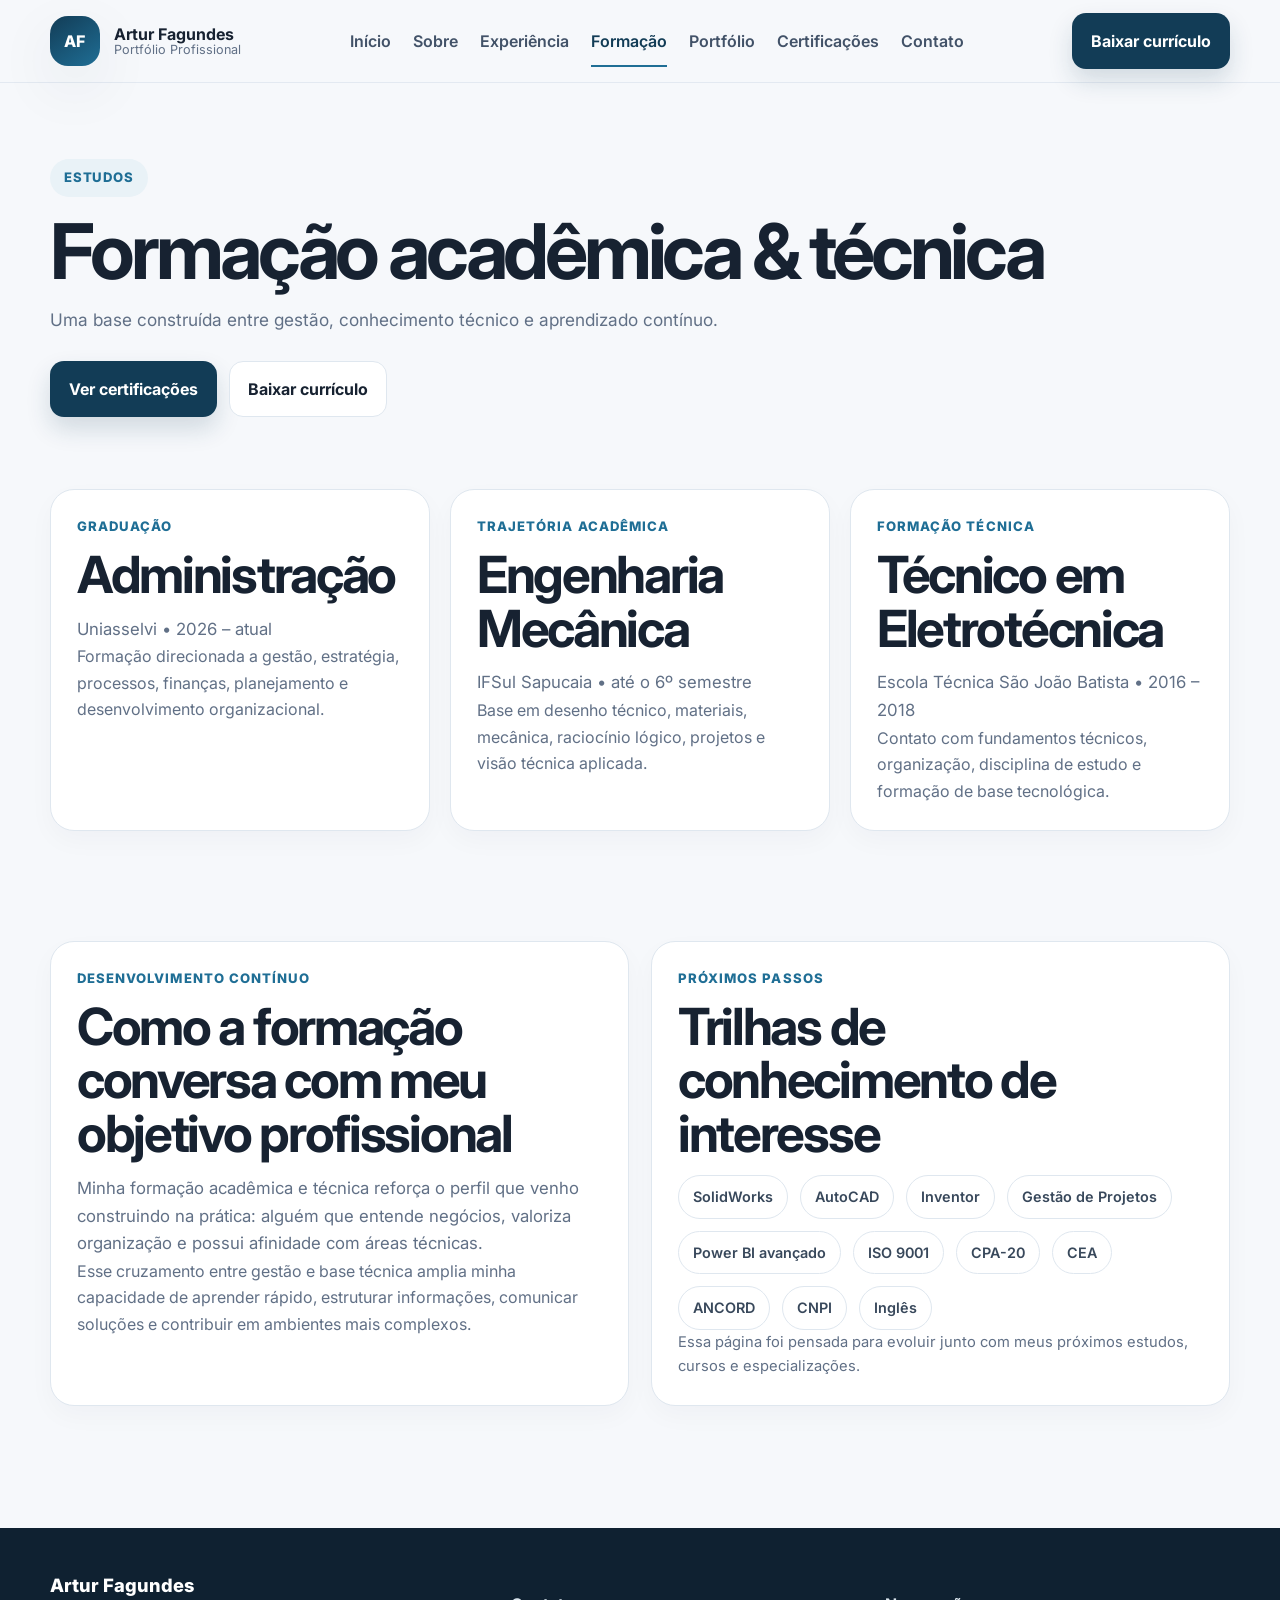
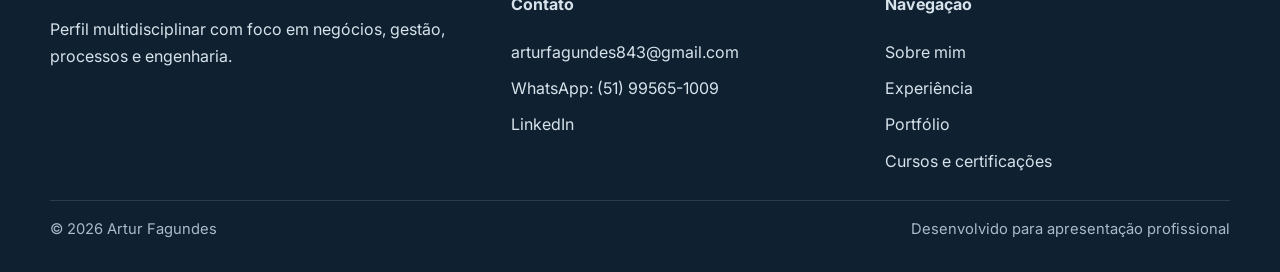
<file: formacao.html>
<!DOCTYPE html>
<html lang="pt-BR">
<head>
  <meta charset="UTF-8">
  <meta name="viewport" content="width=device-width, initial-scale=1.0">
  <meta name="description" content="Formação acadêmica e técnica de Artur Fagundes.">
  <title>Formação | Artur Fagundes</title>
  <link rel="preconnect" href="https://fonts.googleapis.com">
  <link rel="preconnect" href="https://fonts.gstatic.com" crossorigin>
  <link href="https://fonts.googleapis.com/css2?family=Inter:wght@400;500;600;700;800&display=swap" rel="stylesheet">
  <link rel="stylesheet" href="style.css">
</head>
<body>
  
<header class="site-header">
  <div class="container header-inner">
    <a href="index.html" class="brand-mark">
      <span class="brand-initials">AF</span>
      <span class="brand-text">
        <strong>Artur Fagundes</strong>
        <small>Portfólio Profissional</small>
      </span>
    </a>
    <button class="menu-toggle" aria-label="Abrir menu" aria-expanded="false">☰</button>
    <nav class="main-nav">
      <a href="index.html" class="nav-link ">Início</a>
<a href="sobre.html" class="nav-link ">Sobre</a>
<a href="experiencia.html" class="nav-link ">Experiência</a>
<a href="formacao.html" class="nav-link active">Formação</a>
<a href="portfolio.html" class="nav-link ">Portfólio</a>
<a href="certificacoes.html" class="nav-link ">Certificações</a>
<a href="contato.html" class="nav-link ">Contato</a>
    </nav>
    <a href="curriculo-artur-fagundes.pdf" class="btn btn-primary header-cta" target="_blank" download>Baixar currículo</a>
  </div>
</header>

  <main>
    
<section class="page-hero ">
  <div class="container ">
    <div>
      <div class="eyebrow">Estudos</div>
      <h1>Formação acadêmica & técnica</h1>
      <p class="hero-subtitle">Uma base construída entre gestão, conhecimento técnico e aprendizado contínuo.</p>
      <div class="hero-actions"><a class="btn btn-primary" href="certificacoes.html">Ver certificações</a><a class="btn btn-secondary" href="curriculo-artur-fagundes.pdf" target="_blank" download>Baixar currículo</a></div>
    </div>
    
  </div>
</section>
    
<section>
  <div class="container grid-3">
    <div class="card">
      <div class="section-kicker">Graduação</div>
      <h2>Administração</h2>
      <p class="lead">Uniasselvi • 2026 – atual</p>
      <p>Formação direcionada a gestão, estratégia, processos, finanças, planejamento e desenvolvimento organizacional.</p>
    </div>
    <div class="card">
      <div class="section-kicker">Trajetória acadêmica</div>
      <h2>Engenharia Mecânica</h2>
      <p class="lead">IFSul Sapucaia • até o 6º semestre</p>
      <p>Base em desenho técnico, materiais, mecânica, raciocínio lógico, projetos e visão técnica aplicada.</p>
    </div>
    <div class="card">
      <div class="section-kicker">Formação técnica</div>
      <h2>Técnico em Eletrotécnica</h2>
      <p class="lead">Escola Técnica São João Batista • 2016 – 2018</p>
      <p>Contato com fundamentos técnicos, organização, disciplina de estudo e formação de base tecnológica.</p>
    </div>
  </div>
</section>

<section>
  <div class="container split-layout">
    <div class="card">
      <div class="section-kicker">Desenvolvimento contínuo</div>
      <h2>Como a formação conversa com meu objetivo profissional</h2>
      <p class="lead">Minha formação acadêmica e técnica reforça o perfil que venho construindo na prática: alguém que entende negócios, valoriza organização e possui afinidade com áreas técnicas.</p>
      <p>Esse cruzamento entre gestão e base técnica amplia minha capacidade de aprender rápido, estruturar informações, comunicar soluções e contribuir em ambientes mais complexos.</p>
    </div>
    <div class="card">
      <div class="section-kicker">Próximos passos</div>
      <h2>Trilhas de conhecimento de interesse</h2>
      <div class="badge-list">
        <span class="badge">SolidWorks</span>
        <span class="badge">AutoCAD</span>
        <span class="badge">Inventor</span>
        <span class="badge">Gestão de Projetos</span>
        <span class="badge">Power BI avançado</span>
        <span class="badge">ISO 9001</span>
        <span class="badge">CPA-20</span>
        <span class="badge">CEA</span>
        <span class="badge">ANCORD</span>
        <span class="badge">CNPI</span>
        <span class="badge">Inglês</span>
      </div>
      <p class="notice">Essa página foi pensada para evoluir junto com meus próximos estudos, cursos e especializações.</p>
    </div>
  </div>
</section>

  </main>
  
<footer class="site-footer">
  <div class="container footer-grid">
    <div>
      <div class="footer-brand">Artur Fagundes</div>
      <p>Perfil multidisciplinar com foco em negócios, gestão, processos e engenharia.</p>
    </div>
    <div>
      <h4>Contato</h4>
      <ul class="footer-list">
        <li><a href="mailto:arturfagundes843@gmail.com">arturfagundes843@gmail.com</a></li>
        <li><a href="https://wa.me/5551995651009" target="_blank">WhatsApp: (51) 99565-1009</a></li>
        <li><a href="https://www.linkedin.com/in/artur-fagundes-acelera-saude/" target="_blank">LinkedIn</a></li>
      </ul>
    </div>
    <div>
      <h4>Navegação</h4>
      <ul class="footer-list">
        <li><a href="sobre.html">Sobre mim</a></li>
        <li><a href="experiencia.html">Experiência</a></li>
        <li><a href="portfolio.html">Portfólio</a></li>
        <li><a href="certificacoes.html">Cursos e certificações</a></li>
      </ul>
    </div>
  </div>
  <div class="container footer-bottom">
    <span>© <span id="year"></span> Artur Fagundes</span>
    <span>Desenvolvido para apresentação profissional</span>
  </div>
</footer>

  <script src="main.js"></script>
</body>
</html>
</file>
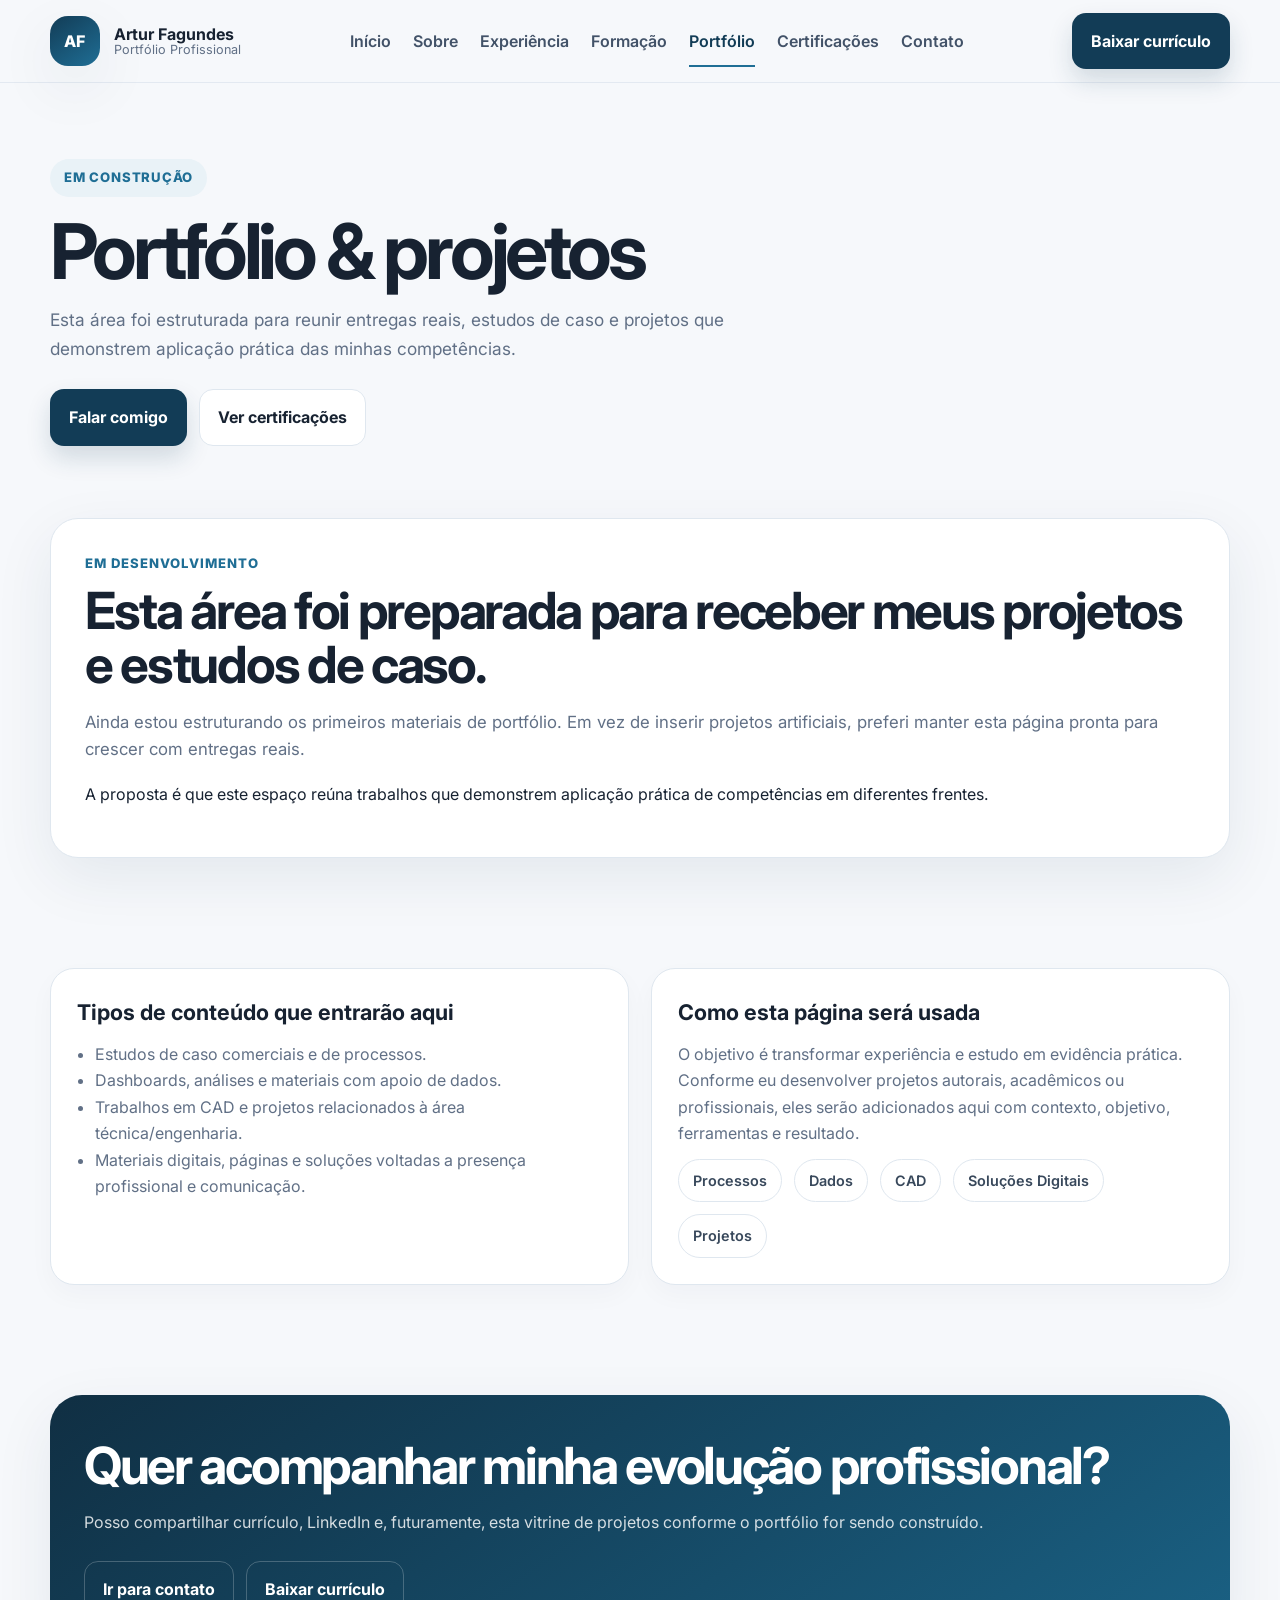
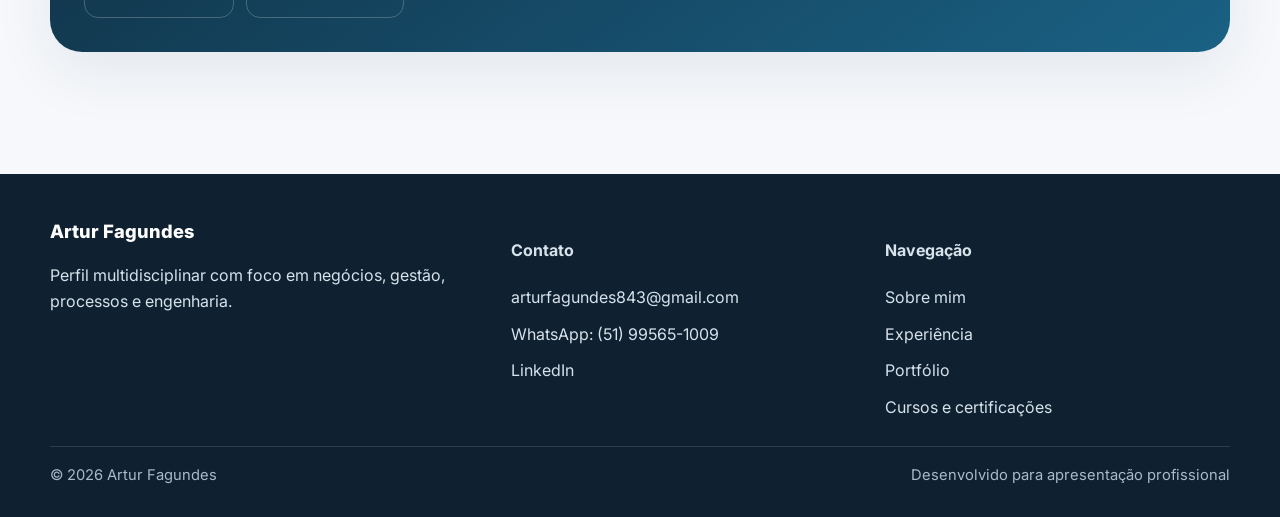
<file: portfolio.html>
<!DOCTYPE html>
<html lang="pt-BR">
<head>
  <meta charset="UTF-8">
  <meta name="viewport" content="width=device-width, initial-scale=1.0">
  <meta name="description" content="Página de portfólio e projetos de Artur Fagundes.">
  <title>Portfólio | Artur Fagundes</title>
  <link rel="preconnect" href="https://fonts.googleapis.com">
  <link rel="preconnect" href="https://fonts.gstatic.com" crossorigin>
  <link href="https://fonts.googleapis.com/css2?family=Inter:wght@400;500;600;700;800&display=swap" rel="stylesheet">
  <link rel="stylesheet" href="style.css">
</head>
<body>
  
<header class="site-header">
  <div class="container header-inner">
    <a href="index.html" class="brand-mark">
      <span class="brand-initials">AF</span>
      <span class="brand-text">
        <strong>Artur Fagundes</strong>
        <small>Portfólio Profissional</small>
      </span>
    </a>
    <button class="menu-toggle" aria-label="Abrir menu" aria-expanded="false">☰</button>
    <nav class="main-nav">
      <a href="index.html" class="nav-link ">Início</a>
<a href="sobre.html" class="nav-link ">Sobre</a>
<a href="experiencia.html" class="nav-link ">Experiência</a>
<a href="formacao.html" class="nav-link ">Formação</a>
<a href="portfolio.html" class="nav-link active">Portfólio</a>
<a href="certificacoes.html" class="nav-link ">Certificações</a>
<a href="contato.html" class="nav-link ">Contato</a>
    </nav>
    <a href="curriculo-artur-fagundes.pdf" class="btn btn-primary header-cta" target="_blank" download>Baixar currículo</a>
  </div>
</header>

  <main>
    
<section class="page-hero ">
  <div class="container ">
    <div>
      <div class="eyebrow">Em construção</div>
      <h1>Portfólio & projetos</h1>
      <p class="hero-subtitle">Esta área foi estruturada para reunir entregas reais, estudos de caso e projetos que demonstrem aplicação prática das minhas competências.</p>
      <div class="hero-actions"><a class="btn btn-primary" href="contato.html">Falar comigo</a><a class="btn btn-secondary" href="certificacoes.html">Ver certificações</a></div>
    </div>
    
  </div>
</section>
    
<section>
  <div class="container">
    <div class="empty-state">
      <div class="section-kicker">Em desenvolvimento</div>
      <h2>Esta área foi preparada para receber meus projetos e estudos de caso.</h2>
      <p class="lead">Ainda estou estruturando os primeiros materiais de portfólio. Em vez de inserir projetos artificiais, preferi manter esta página pronta para crescer com entregas reais.</p>
      <p>A proposta é que este espaço reúna trabalhos que demonstrem aplicação prática de competências em diferentes frentes.</p>
    </div>
  </div>
</section>

<section>
  <div class="container grid-2">
    <div class="card">
      <h3>Tipos de conteúdo que entrarão aqui</h3>
      <ul class="list-clean">
        <li>Estudos de caso comerciais e de processos.</li>
        <li>Dashboards, análises e materiais com apoio de dados.</li>
        <li>Trabalhos em CAD e projetos relacionados à área técnica/engenharia.</li>
        <li>Materiais digitais, páginas e soluções voltadas a presença profissional e comunicação.</li>
      </ul>
    </div>
    <div class="card">
      <h3>Como esta página será usada</h3>
      <p>O objetivo é transformar experiência e estudo em evidência prática. Conforme eu desenvolver projetos autorais, acadêmicos ou profissionais, eles serão adicionados aqui com contexto, objetivo, ferramentas e resultado.</p>
      <div class="badge-list">
        <span class="badge">Processos</span>
        <span class="badge">Dados</span>
        <span class="badge">CAD</span>
        <span class="badge">Soluções Digitais</span>
        <span class="badge">Projetos</span>
      </div>
    </div>
  </div>
</section>

<section>
  <div class="container contact-banner">
    <h2 style="color:#fff">Quer acompanhar minha evolução profissional?</h2>
    <p>Posso compartilhar currículo, LinkedIn e, futuramente, esta vitrine de projetos conforme o portfólio for sendo construído.</p>
    <div class="hero-actions">
      <a class="btn btn-ghost" href="contato.html">Ir para contato</a>
      <a class="btn btn-ghost" href="curriculo-artur-fagundes.pdf" target="_blank" download>Baixar currículo</a>
    </div>
  </div>
</section>

  </main>
  
<footer class="site-footer">
  <div class="container footer-grid">
    <div>
      <div class="footer-brand">Artur Fagundes</div>
      <p>Perfil multidisciplinar com foco em negócios, gestão, processos e engenharia.</p>
    </div>
    <div>
      <h4>Contato</h4>
      <ul class="footer-list">
        <li><a href="mailto:arturfagundes843@gmail.com">arturfagundes843@gmail.com</a></li>
        <li><a href="https://wa.me/5551995651009" target="_blank">WhatsApp: (51) 99565-1009</a></li>
        <li><a href="https://www.linkedin.com/in/artur-fagundes-acelera-saude/" target="_blank">LinkedIn</a></li>
      </ul>
    </div>
    <div>
      <h4>Navegação</h4>
      <ul class="footer-list">
        <li><a href="sobre.html">Sobre mim</a></li>
        <li><a href="experiencia.html">Experiência</a></li>
        <li><a href="portfolio.html">Portfólio</a></li>
        <li><a href="certificacoes.html">Cursos e certificações</a></li>
      </ul>
    </div>
  </div>
  <div class="container footer-bottom">
    <span>© <span id="year"></span> Artur Fagundes</span>
    <span>Desenvolvido para apresentação profissional</span>
  </div>
</footer>

  <script src="main.js"></script>
</body>
</html>
</file>
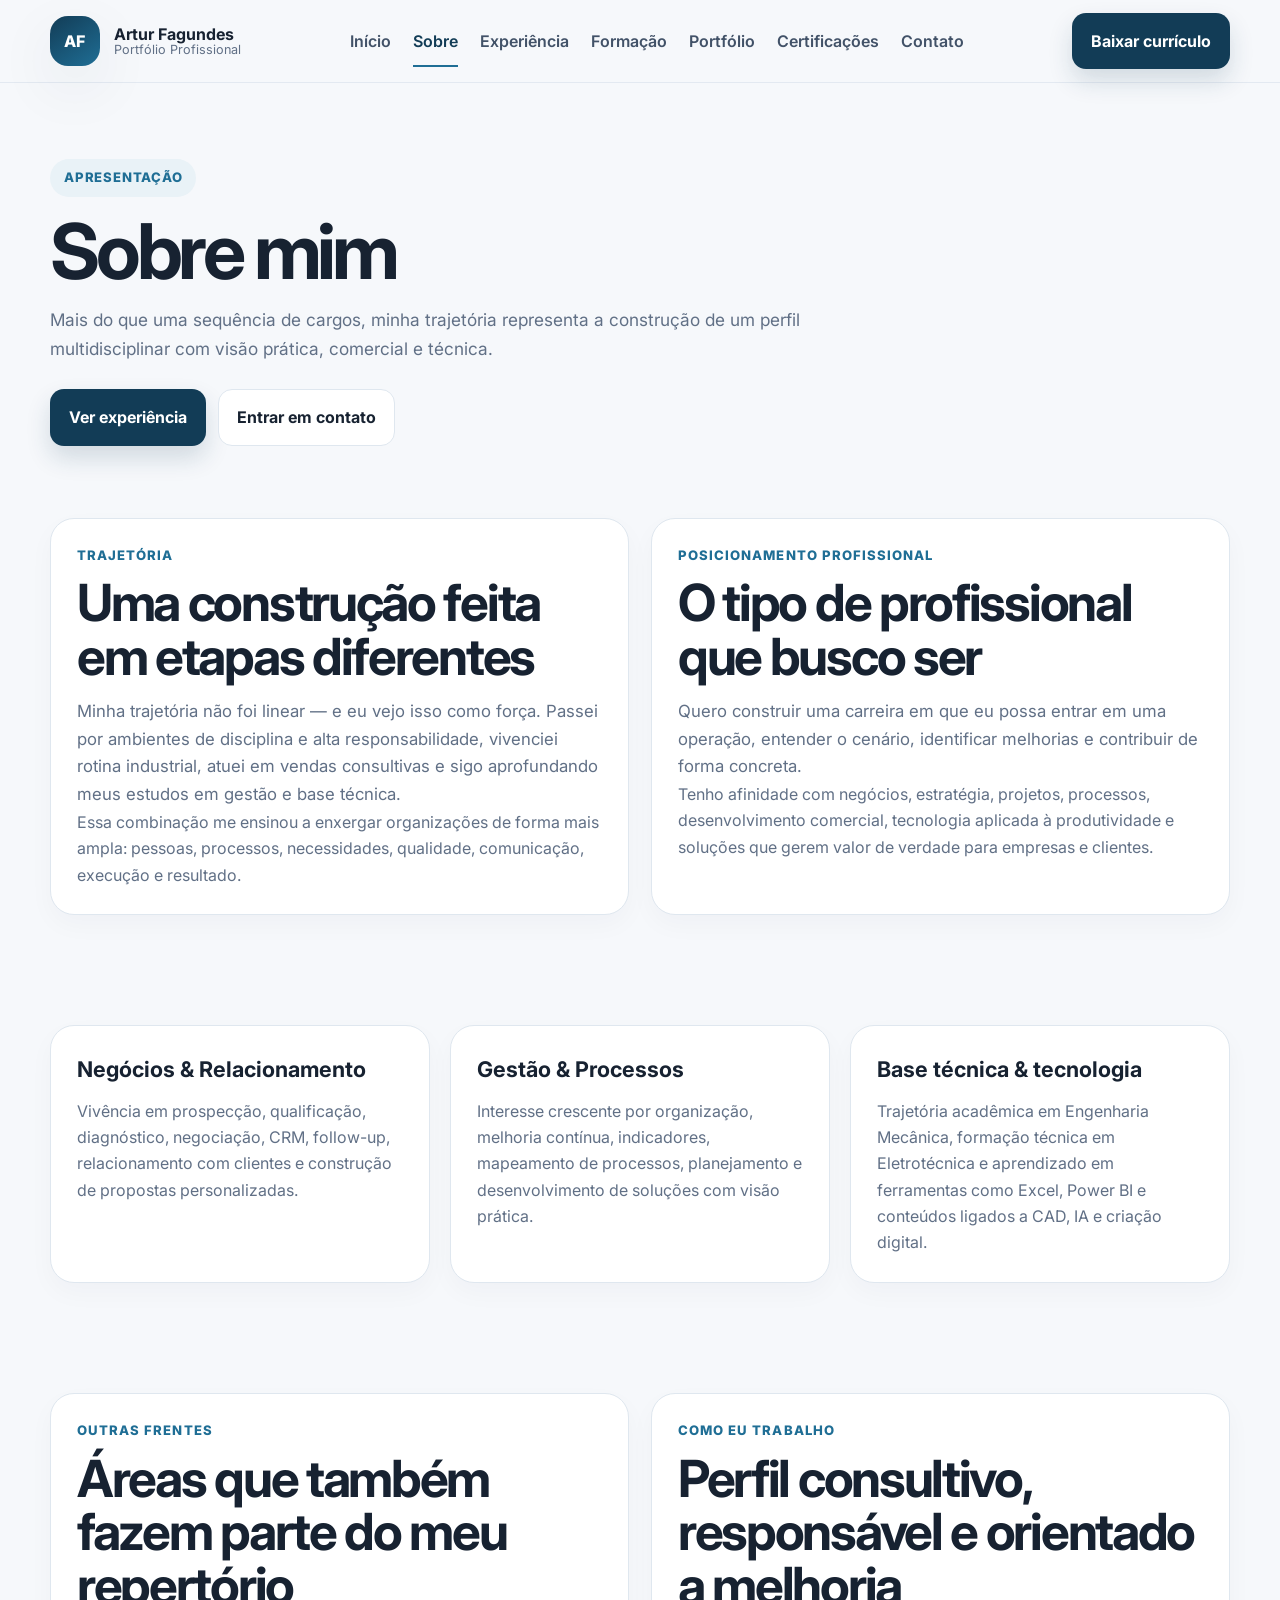
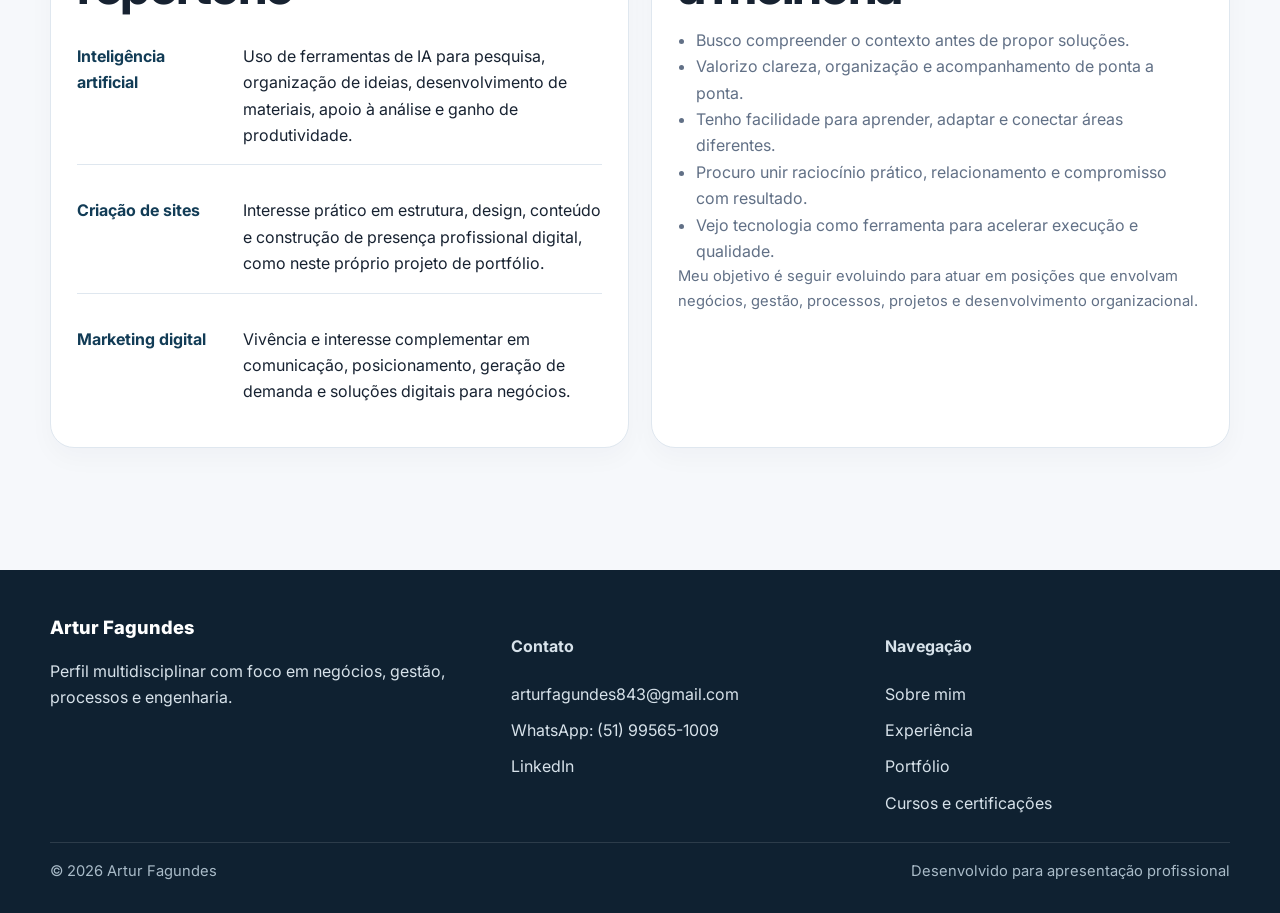
<file: sobre.html>
<!DOCTYPE html>
<html lang="pt-BR">
<head>
  <meta charset="UTF-8">
  <meta name="viewport" content="width=device-width, initial-scale=1.0">
  <meta name="description" content="Conheça mais sobre a trajetória, visão profissional e interesses de Artur Fagundes.">
  <title>Sobre | Artur Fagundes</title>
  <link rel="preconnect" href="https://fonts.googleapis.com">
  <link rel="preconnect" href="https://fonts.gstatic.com" crossorigin>
  <link href="https://fonts.googleapis.com/css2?family=Inter:wght@400;500;600;700;800&display=swap" rel="stylesheet">
  <link rel="stylesheet" href="style.css">
</head>
<body>
  
<header class="site-header">
  <div class="container header-inner">
    <a href="index.html" class="brand-mark">
      <span class="brand-initials">AF</span>
      <span class="brand-text">
        <strong>Artur Fagundes</strong>
        <small>Portfólio Profissional</small>
      </span>
    </a>
    <button class="menu-toggle" aria-label="Abrir menu" aria-expanded="false">☰</button>
    <nav class="main-nav">
      <a href="index.html" class="nav-link ">Início</a>
<a href="sobre.html" class="nav-link active">Sobre</a>
<a href="experiencia.html" class="nav-link ">Experiência</a>
<a href="formacao.html" class="nav-link ">Formação</a>
<a href="portfolio.html" class="nav-link ">Portfólio</a>
<a href="certificacoes.html" class="nav-link ">Certificações</a>
<a href="contato.html" class="nav-link ">Contato</a>
    </nav>
    <a href="curriculo-artur-fagundes.pdf" class="btn btn-primary header-cta" target="_blank" download>Baixar currículo</a>
  </div>
</header>

  <main>
    
<section class="page-hero ">
  <div class="container ">
    <div>
      <div class="eyebrow">Apresentação</div>
      <h1>Sobre mim</h1>
      <p class="hero-subtitle">Mais do que uma sequência de cargos, minha trajetória representa a construção de um perfil multidisciplinar com visão prática, comercial e técnica.</p>
      <div class="hero-actions"><a class="btn btn-primary" href="experiencia.html">Ver experiência</a><a class="btn btn-secondary" href="contato.html">Entrar em contato</a></div>
    </div>
    
  </div>
</section>
    
<section>
  <div class="container split-layout">
    <div class="card">
      <div class="section-kicker">Trajetória</div>
      <h2>Uma construção feita em etapas diferentes</h2>
      <p class="lead">Minha trajetória não foi linear — e eu vejo isso como força. Passei por ambientes de disciplina e alta responsabilidade, vivenciei rotina industrial, atuei em vendas consultivas e sigo aprofundando meus estudos em gestão e base técnica.</p>
      <p>Essa combinação me ensinou a enxergar organizações de forma mais ampla: pessoas, processos, necessidades, qualidade, comunicação, execução e resultado.</p>
    </div>
    <div class="card">
      <div class="section-kicker">Posicionamento profissional</div>
      <h2>O tipo de profissional que busco ser</h2>
      <p class="lead">Quero construir uma carreira em que eu possa entrar em uma operação, entender o cenário, identificar melhorias e contribuir de forma concreta.</p>
      <p>Tenho afinidade com negócios, estratégia, projetos, processos, desenvolvimento comercial, tecnologia aplicada à produtividade e soluções que gerem valor de verdade para empresas e clientes.</p>
    </div>
  </div>
</section>

<section>
  <div class="container grid-3">
    <div class="card">
      <h3>Negócios & Relacionamento</h3>
      <p>Vivência em prospecção, qualificação, diagnóstico, negociação, CRM, follow-up, relacionamento com clientes e construção de propostas personalizadas.</p>
    </div>
    <div class="card">
      <h3>Gestão & Processos</h3>
      <p>Interesse crescente por organização, melhoria contínua, indicadores, mapeamento de processos, planejamento e desenvolvimento de soluções com visão prática.</p>
    </div>
    <div class="card">
      <h3>Base técnica & tecnologia</h3>
      <p>Trajetória acadêmica em Engenharia Mecânica, formação técnica em Eletrotécnica e aprendizado em ferramentas como Excel, Power BI e conteúdos ligados a CAD, IA e criação digital.</p>
    </div>
  </div>
</section>

<section>
  <div class="container split-layout">
    <div class="card">
      <div class="section-kicker">Outras frentes</div>
      <h2>Áreas que também fazem parte do meu repertório</h2>
      <div class="info-list">
        <div class="info-row"><strong>Inteligência artificial</strong><div>Uso de ferramentas de IA para pesquisa, organização de ideias, desenvolvimento de materiais, apoio à análise e ganho de produtividade.</div></div>
        <div class="info-row"><strong>Criação de sites</strong><div>Interesse prático em estrutura, design, conteúdo e construção de presença profissional digital, como neste próprio projeto de portfólio.</div></div>
        <div class="info-row"><strong>Marketing digital</strong><div>Vivência e interesse complementar em comunicação, posicionamento, geração de demanda e soluções digitais para negócios.</div></div>
      </div>
    </div>
    <div class="card">
      <div class="section-kicker">Como eu trabalho</div>
      <h2>Perfil consultivo, responsável e orientado a melhoria</h2>
      <ul class="list-clean">
        <li>Busco compreender o contexto antes de propor soluções.</li>
        <li>Valorizo clareza, organização e acompanhamento de ponta a ponta.</li>
        <li>Tenho facilidade para aprender, adaptar e conectar áreas diferentes.</li>
        <li>Procuro unir raciocínio prático, relacionamento e compromisso com resultado.</li>
        <li>Vejo tecnologia como ferramenta para acelerar execução e qualidade.</li>
      </ul>
      <p class="notice">Meu objetivo é seguir evoluindo para atuar em posições que envolvam negócios, gestão, processos, projetos e desenvolvimento organizacional.</p>
    </div>
  </div>
</section>

  </main>
  
<footer class="site-footer">
  <div class="container footer-grid">
    <div>
      <div class="footer-brand">Artur Fagundes</div>
      <p>Perfil multidisciplinar com foco em negócios, gestão, processos e engenharia.</p>
    </div>
    <div>
      <h4>Contato</h4>
      <ul class="footer-list">
        <li><a href="mailto:arturfagundes843@gmail.com">arturfagundes843@gmail.com</a></li>
        <li><a href="https://wa.me/5551995651009" target="_blank">WhatsApp: (51) 99565-1009</a></li>
        <li><a href="https://www.linkedin.com/in/artur-fagundes-acelera-saude/" target="_blank">LinkedIn</a></li>
      </ul>
    </div>
    <div>
      <h4>Navegação</h4>
      <ul class="footer-list">
        <li><a href="sobre.html">Sobre mim</a></li>
        <li><a href="experiencia.html">Experiência</a></li>
        <li><a href="portfolio.html">Portfólio</a></li>
        <li><a href="certificacoes.html">Cursos e certificações</a></li>
      </ul>
    </div>
  </div>
  <div class="container footer-bottom">
    <span>© <span id="year"></span> Artur Fagundes</span>
    <span>Desenvolvido para apresentação profissional</span>
  </div>
</footer>

  <script src="main.js"></script>
</body>
</html>
</file>
<file: style.css>
:root{
  --bg:#f6f8fb;
  --surface:#ffffff;
  --surface-2:#eef3f8;
  --text:#172231;
  --muted:#617086;
  --brand:#123c56;
  --brand-2:#1f6e95;
  --line:#dfe7ef;
  --shadow:0 20px 60px rgba(18, 45, 72, 0.08);
  --radius:24px;
  --radius-lg:32px;
  --max:1180px;
}
*{box-sizing:border-box}
html{scroll-behavior:smooth}
body{
  margin:0;
  font-family:'Inter',system-ui,-apple-system,BlinkMacSystemFont,'Segoe UI',sans-serif;
  background:var(--bg);
  color:var(--text);
  line-height:1.65;
}
a{color:inherit;text-decoration:none}
img{max-width:100%;display:block}
.container{width:min(var(--max), calc(100% - 40px)); margin:0 auto}
.site-header{
  position:sticky; top:0; z-index:50;
  background:rgba(246,248,251,0.92);
  backdrop-filter:blur(14px);
  border-bottom:1px solid rgba(223,231,239,0.8);
}
.header-inner{
  display:grid; grid-template-columns:auto 1fr auto; align-items:center; gap:20px;
  min-height:82px;
}
.brand-mark{display:flex; align-items:center; gap:14px; min-width:0}
.brand-initials{
  width:50px;height:50px;border-radius:18px;display:grid;place-items:center;
  background:linear-gradient(145deg,var(--brand),var(--brand-2));color:#fff;font-weight:800;letter-spacing:.06em;
  box-shadow:var(--shadow);
}
.brand-text{display:flex;flex-direction:column;line-height:1.15}
.brand-text strong{font-size:1rem}
.brand-text small{font-size:.79rem;color:var(--muted)}
.main-nav{display:flex;justify-content:center;flex-wrap:wrap;gap:22px}
.nav-link{font-weight:600;color:#425268;position:relative;padding:8px 0}
.nav-link::after{content:'';position:absolute;left:0;bottom:-5px;height:2px;width:0;background:var(--brand-2);transition:.25s ease}
.nav-link:hover::after,.nav-link.active::after{width:100%}
.nav-link.active{color:var(--brand)}
.btn{
  display:inline-flex; align-items:center; justify-content:center; gap:10px;
  padding:14px 18px; border-radius:14px; font-weight:700;
  border:1px solid transparent; transition:.2s ease;
}
.btn:hover{transform:translateY(-1px)}
.btn-primary{background:var(--brand); color:#fff; box-shadow:0 12px 24px rgba(18,60,86,0.16)}
.btn-primary:hover{background:#0d2f44}
.btn-secondary{background:#fff; border-color:var(--line); color:var(--text)}
.btn-secondary:hover{border-color:#bfd0e1}
.btn-ghost{background:transparent;border-color:rgba(255,255,255,0.22);color:#fff}
.menu-toggle{display:none;background:#fff;border:1px solid var(--line);border-radius:14px;padding:10px 12px;font-size:1.2rem}
.page-hero{padding:76px 0 44px}
.page-hero.with-image{padding:82px 0 56px}
.hero-grid{display:grid;grid-template-columns:1.1fr .9fr;gap:42px;align-items:center}
.eyebrow{
  display:inline-flex; align-items:center; padding:8px 14px; border-radius:999px;
  background:#e9f2f7;color:var(--brand-2);font-size:.82rem;font-weight:800;letter-spacing:.06em;text-transform:uppercase;
}
h1{font-size:clamp(2.6rem, 6vw, 5.4rem);line-height:.96;letter-spacing:-.055em;margin:18px 0 18px}
.hero-subtitle{font-size:1.08rem;color:var(--muted);max-width:760px}
.hero-actions{display:flex;gap:12px;flex-wrap:wrap;margin-top:26px}
.hero-photo-card{
  position:relative;background:linear-gradient(145deg,#edf2f7,#dce8f3);border-radius:34px;padding:20px;box-shadow:var(--shadow);overflow:hidden;
}
.hero-photo-card::before{
  content:'';position:absolute;inset:18px;border-radius:24px;background:linear-gradient(180deg,rgba(255,255,255,.35),rgba(255,255,255,.08));border:1px solid rgba(255,255,255,.55);
}
.hero-photo{position:relative;z-index:1;border-radius:26px}
section{padding:28px 0 82px}
.section-head{max-width:780px;margin-bottom:30px}
.section-head.center{text-align:center;margin-left:auto;margin-right:auto}
.section-kicker{font-size:.82rem; font-weight:800; color:var(--brand-2); letter-spacing:.08em; text-transform:uppercase}
h2{font-size:clamp(2rem, 4vw, 3.4rem); line-height:1.05; letter-spacing:-.045em; margin:10px 0 14px}
h3{font-size:1.35rem; margin:0 0 10px}
p.lead,.section-head p{font-size:1.05rem;color:var(--muted)}
.grid-2{display:grid;grid-template-columns:repeat(2,1fr);gap:22px}
.grid-3{display:grid;grid-template-columns:repeat(3,1fr);gap:20px}
.grid-4{display:grid;grid-template-columns:repeat(4,1fr);gap:18px}
.card{
  background:var(--surface); border:1px solid var(--line); border-radius:var(--radius);
  padding:26px; box-shadow:0 10px 26px rgba(18,45,72,.03);
}
.card p{margin:0;color:var(--muted)}
.highlight-card{padding:28px;border-radius:var(--radius-lg);background:linear-gradient(145deg,#112f43,#195f82);color:#fff;box-shadow:var(--shadow)}
.highlight-card p{color:rgba(255,255,255,.82)}
.stat-grid{display:grid;grid-template-columns:repeat(4,1fr);gap:16px}
.stat-card{background:#fff;border:1px solid var(--line);padding:22px;border-radius:22px}
.stat-value{font-size:1.55rem;font-weight:800;display:block;color:var(--brand)}
.stat-label{font-size:.92rem;color:var(--muted)}
.chips{display:flex;flex-wrap:wrap;gap:10px}
.chip{padding:9px 12px;border-radius:999px;background:#f2f6fa;border:1px solid var(--line);font-size:.9rem;color:#425268}
.quick-links{display:grid;grid-template-columns:repeat(4,1fr);gap:18px}
.quick-link{display:block;background:var(--surface);border:1px solid var(--line);padding:22px;border-radius:24px;transition:.2s ease}
.quick-link:hover{transform:translateY(-3px);box-shadow:var(--shadow)}
.quick-link strong{display:block;font-size:1.08rem;margin-bottom:8px}
.quick-link span{color:var(--muted);font-size:.96rem}
.split-layout{display:grid;grid-template-columns:1fr 1fr;gap:22px}
.timeline{position:relative;padding-left:26px}
.timeline::before{content:'';position:absolute;left:6px;top:8px;bottom:8px;width:2px;background:var(--line)}
.timeline-item{position:relative;padding:0 0 24px 22px}
.timeline-item::before{content:'';position:absolute;left:-1px;top:7px;width:14px;height:14px;border-radius:50%;background:var(--brand-2);box-shadow:0 0 0 5px #e9f2f7}
.timeline-period{display:inline-block;font-size:.82rem;font-weight:800;color:var(--brand-2);text-transform:uppercase;letter-spacing:.04em;margin-bottom:6px}
.timeline-item h3{margin:0 0 6px}
.timeline-item h3 small{display:block;font-size:.95rem;color:var(--muted);font-weight:600;margin-top:3px}
.timeline-item ul{margin:12px 0 0;padding-left:18px;color:var(--muted)}
.info-list{display:grid;gap:16px}
.info-row{display:flex;gap:16px;align-items:flex-start;padding:16px 0;border-bottom:1px solid var(--line)}
.info-row:last-child{border-bottom:0}
.info-row strong{min-width:150px;color:var(--brand)}
.table-like{display:grid;gap:12px}
.table-like .row{display:grid;grid-template-columns:180px 1fr;gap:16px;padding:16px 0;border-bottom:1px solid var(--line)}
.table-like .row:last-child{border-bottom:0}
.cert-section{display:grid;gap:20px}
.cert-card{display:flex;flex-direction:column;gap:10px;height:100%}
.cert-card .meta{font-size:.86rem;color:var(--brand-2);font-weight:700}
.cert-card ul{margin:0;padding-left:18px;color:var(--muted)}
.callout{
  padding:28px; border-radius:28px; background:linear-gradient(145deg,#edf2f8,#e4edf5); border:1px solid var(--line);
}
.contact-banner{background:linear-gradient(145deg,#102f43,#1a6184);color:#fff;border-radius:32px;padding:34px;box-shadow:var(--shadow)}
.contact-banner p{color:rgba(255,255,255,.82)}
.contact-grid{display:grid;grid-template-columns:repeat(3,1fr);gap:18px}
.contact-card{background:#fff;border:1px solid var(--line);padding:24px;border-radius:24px}
.contact-card small{display:block;color:var(--muted);margin-bottom:8px}
.contact-card strong{font-size:1.04rem}
.page-title-row{display:flex;justify-content:space-between;gap:16px;align-items:flex-end;flex-wrap:wrap}
.list-clean{margin:0;padding-left:18px;color:var(--muted)}
.site-footer{margin-top:40px;padding:42px 0 30px;background:#0f2131;color:#d7e2ea}
.footer-grid{display:grid;grid-template-columns:1.25fr 1fr 1fr;gap:30px}
.footer-brand{font-size:1.15rem;font-weight:800;margin-bottom:10px;color:#fff}
.footer-list{list-style:none;margin:0;padding:0;display:grid;gap:10px}
.footer-list a{color:#d7e2ea}
.footer-bottom{border-top:1px solid rgba(255,255,255,.12);margin-top:26px;padding-top:16px;display:flex;justify-content:space-between;gap:14px;flex-wrap:wrap;color:#a9bbc8;font-size:.92rem}
.empty-state{padding:34px;border-radius:28px;background:#fff;border:1px solid var(--line);box-shadow:var(--shadow)}
.empty-state h3{margin-bottom:10px}
.badge-list{display:flex;flex-wrap:wrap;gap:12px;margin-top:12px}
.badge{display:inline-flex;align-items:center;gap:8px;padding:9px 14px;border-radius:999px;background:#fff;border:1px solid var(--line);font-size:.9rem;font-weight:600;color:#38485b}
.kpi-banner{display:grid;grid-template-columns:1.2fr .8fr;gap:22px;align-items:center;background:linear-gradient(145deg,#0f3148,#1e7099);color:#fff;padding:30px;border-radius:32px;box-shadow:var(--shadow)}
.kpi-banner p{color:rgba(255,255,255,.82)}
.notice{font-size:.92rem;color:var(--muted);margin-top:14px}
@media (max-width:1100px){
  .main-nav{gap:16px}
  .quick-links,.grid-4,.stat-grid{grid-template-columns:repeat(2,1fr)}
}
@media (max-width:920px){
  .header-inner{grid-template-columns:auto auto auto;}
  .main-nav{display:none;position:absolute;left:20px;right:20px;top:88px;background:#fff;border:1px solid var(--line);border-radius:22px;padding:18px;box-shadow:var(--shadow);flex-direction:column;align-items:flex-start}
  .main-nav.open{display:flex}
  .menu-toggle{display:inline-block}
  .header-cta{display:none}
  .hero-grid,.split-layout,.kpi-banner,.grid-3,.grid-2,.footer-grid,.contact-grid{grid-template-columns:1fr}
  .page-hero{padding-top:52px}
}
@media (max-width:720px){
  .container{width:min(100% - 24px, var(--max))}
  .quick-links,.grid-4,.stat-grid{grid-template-columns:1fr}
  .table-like .row{grid-template-columns:1fr}
  .info-row{flex-direction:column;gap:8px}
  .hero-actions{flex-direction:column;align-items:stretch}
  .btn{width:100%}
  .site-footer{padding-top:32px}
}
</file>
